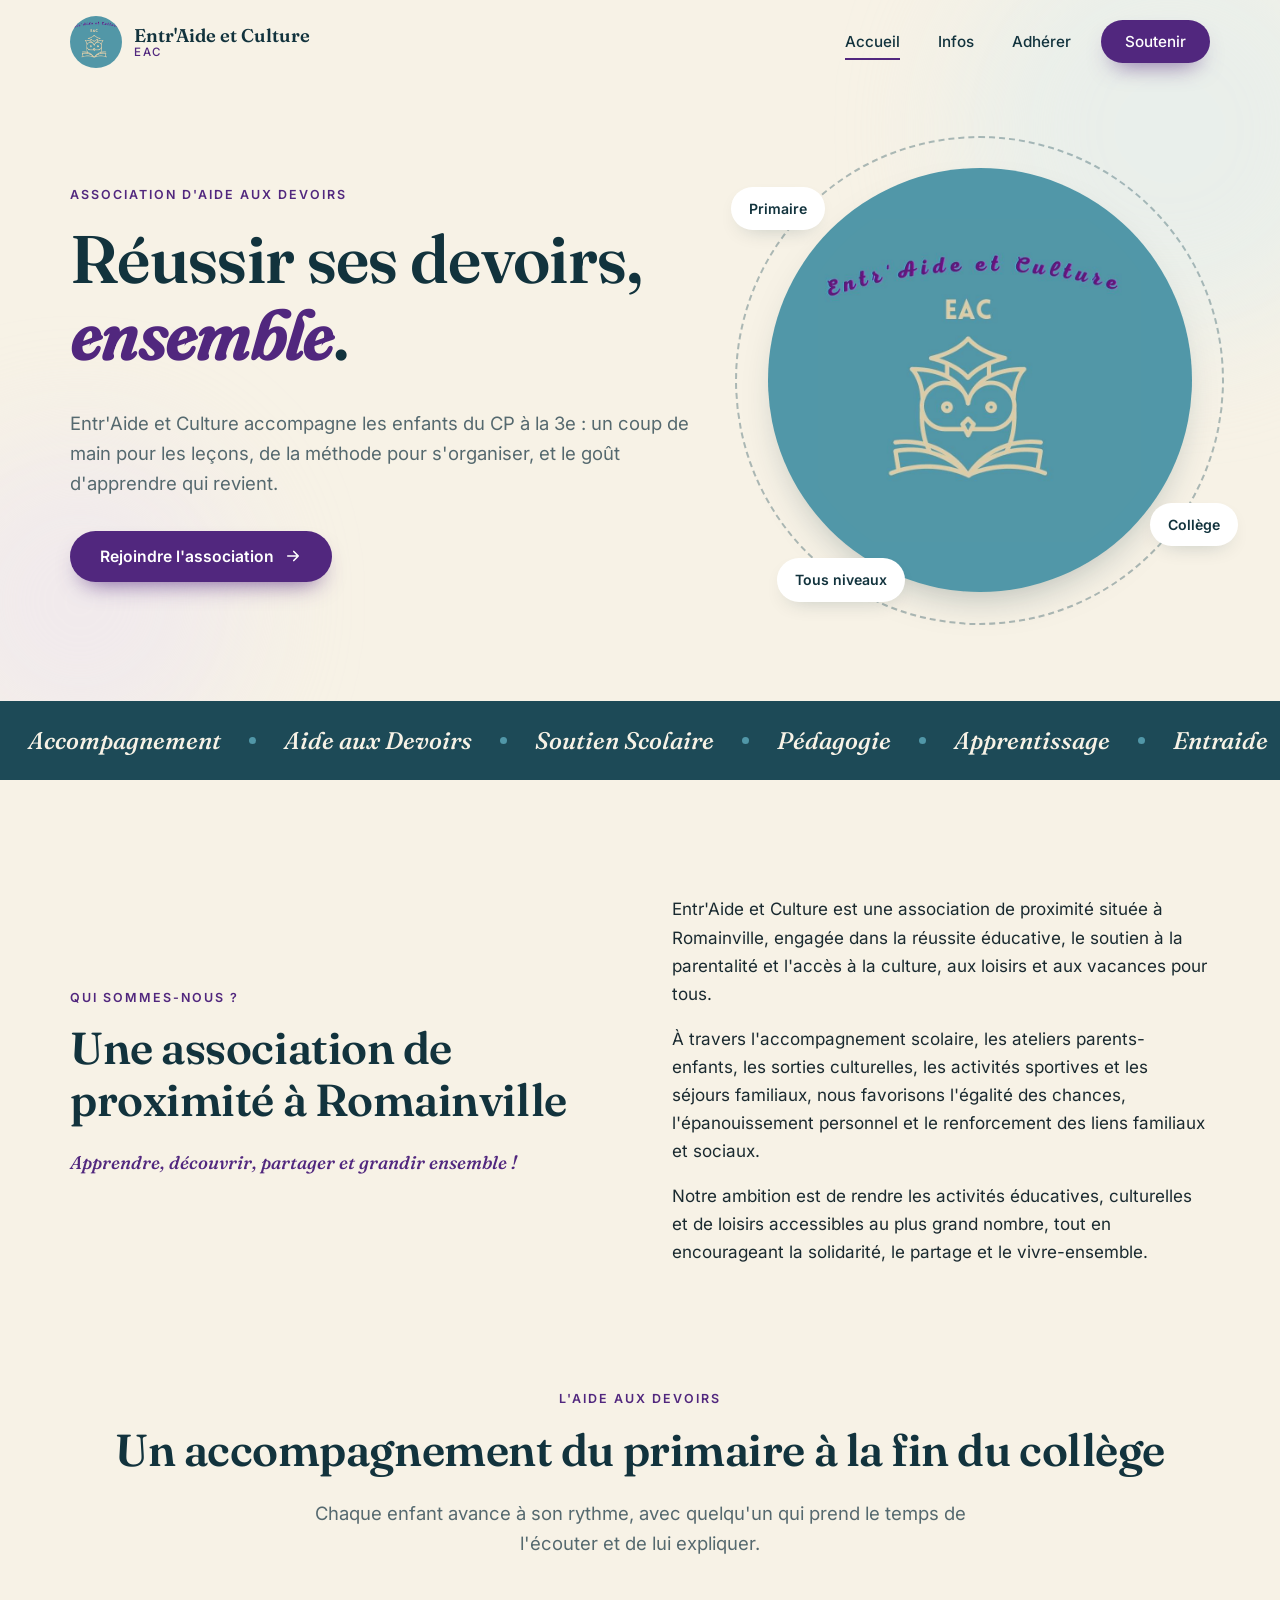
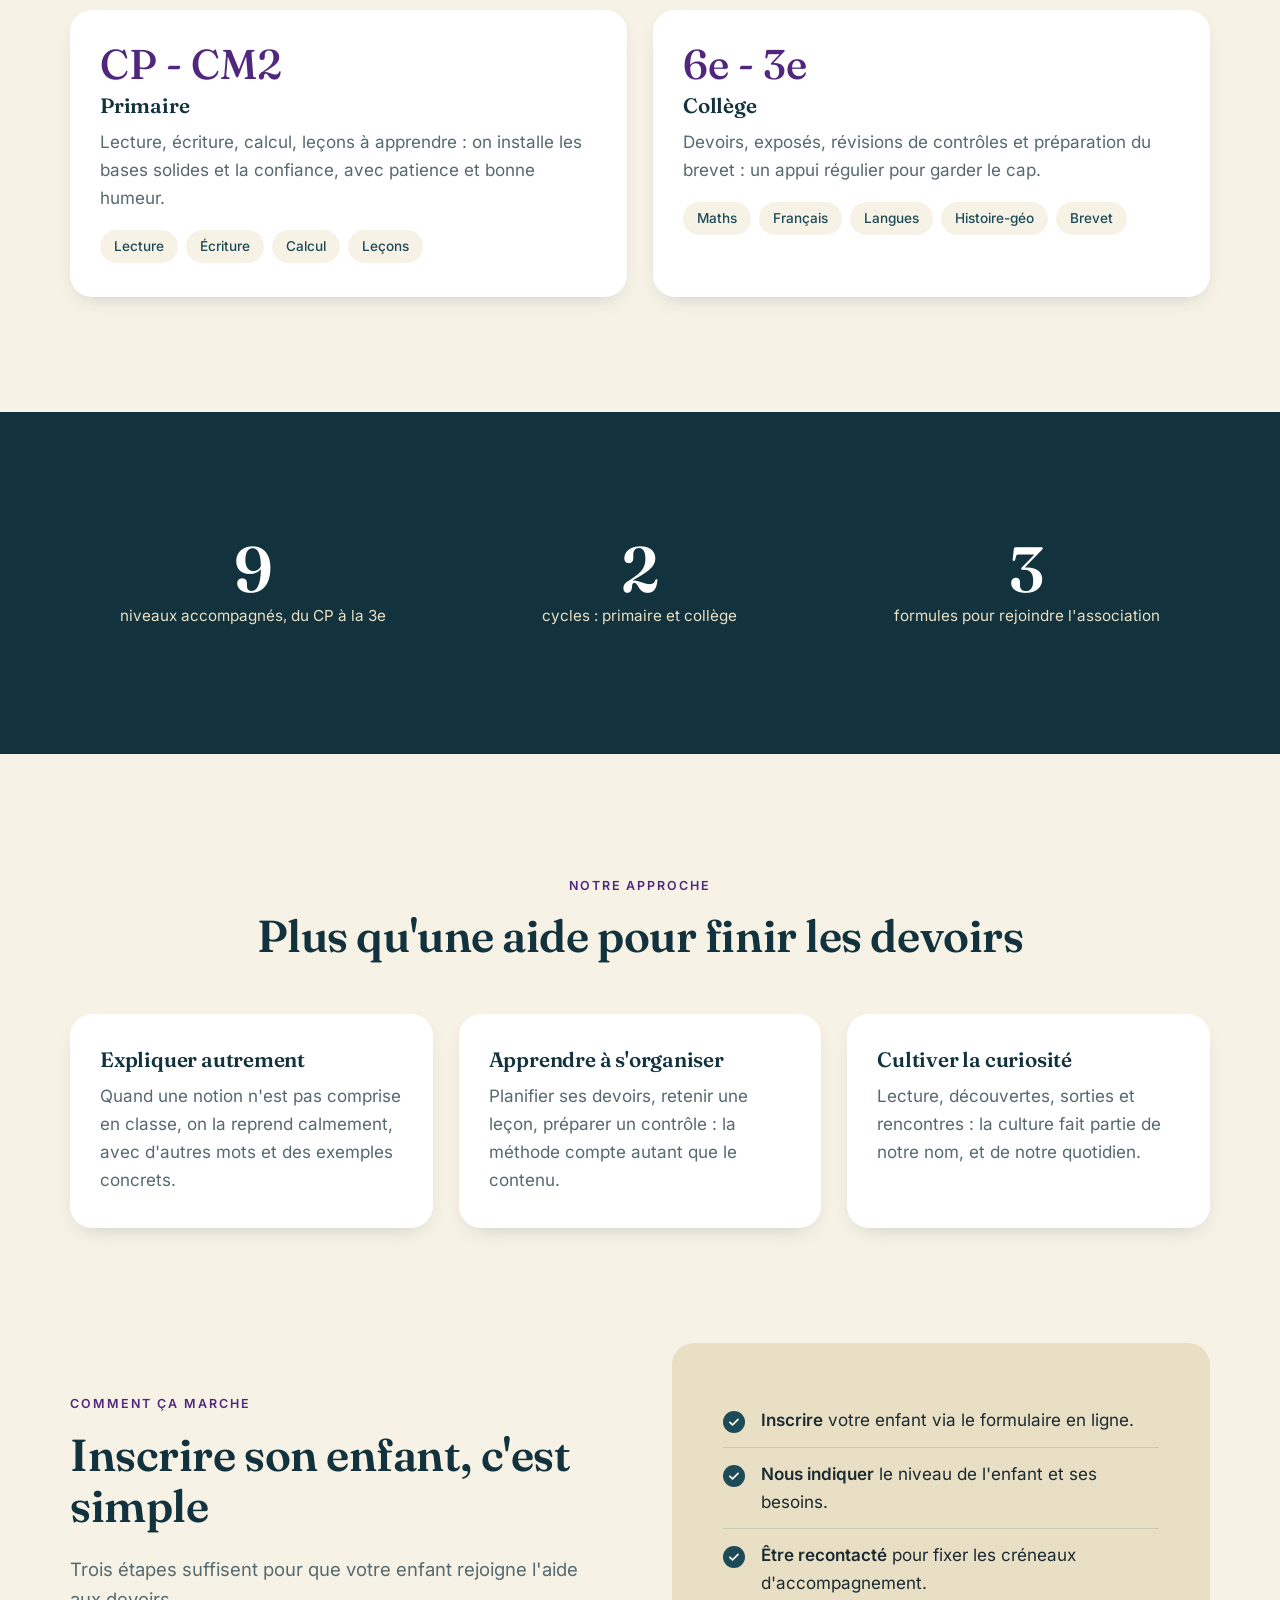
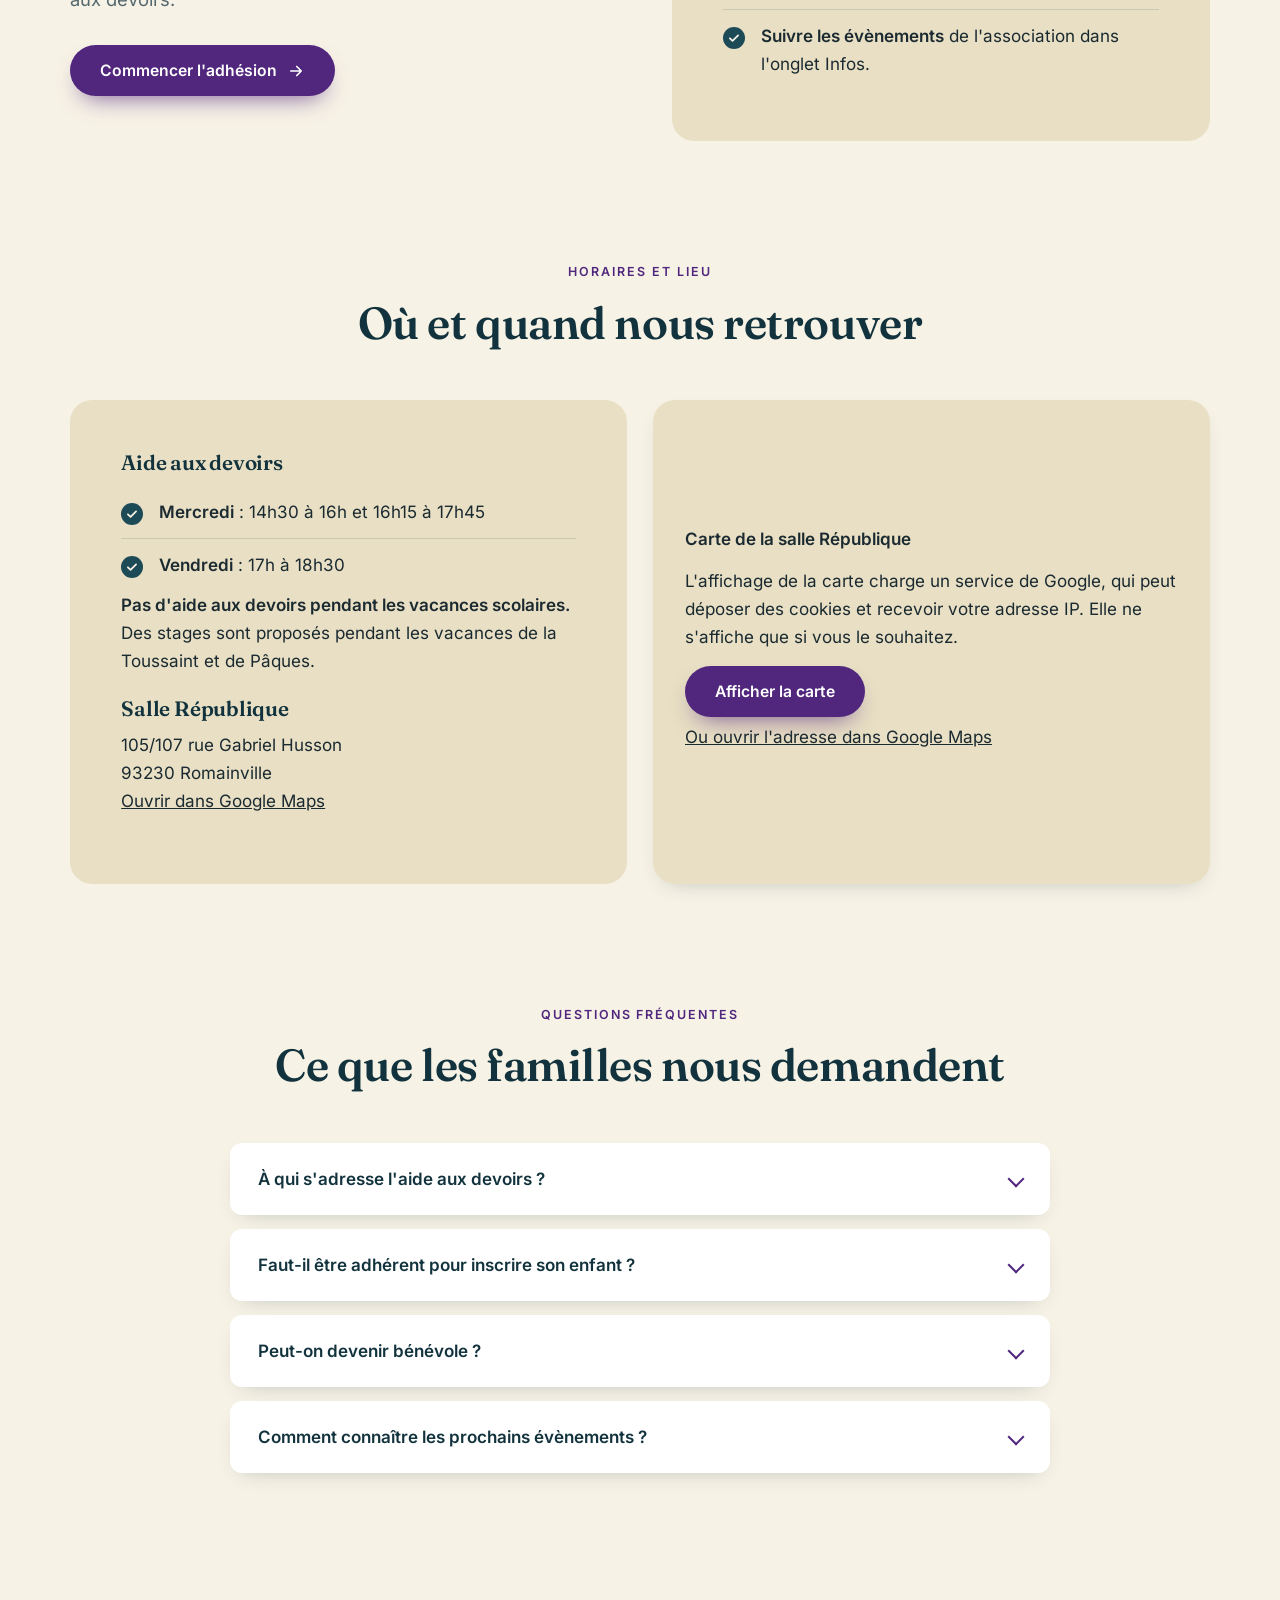
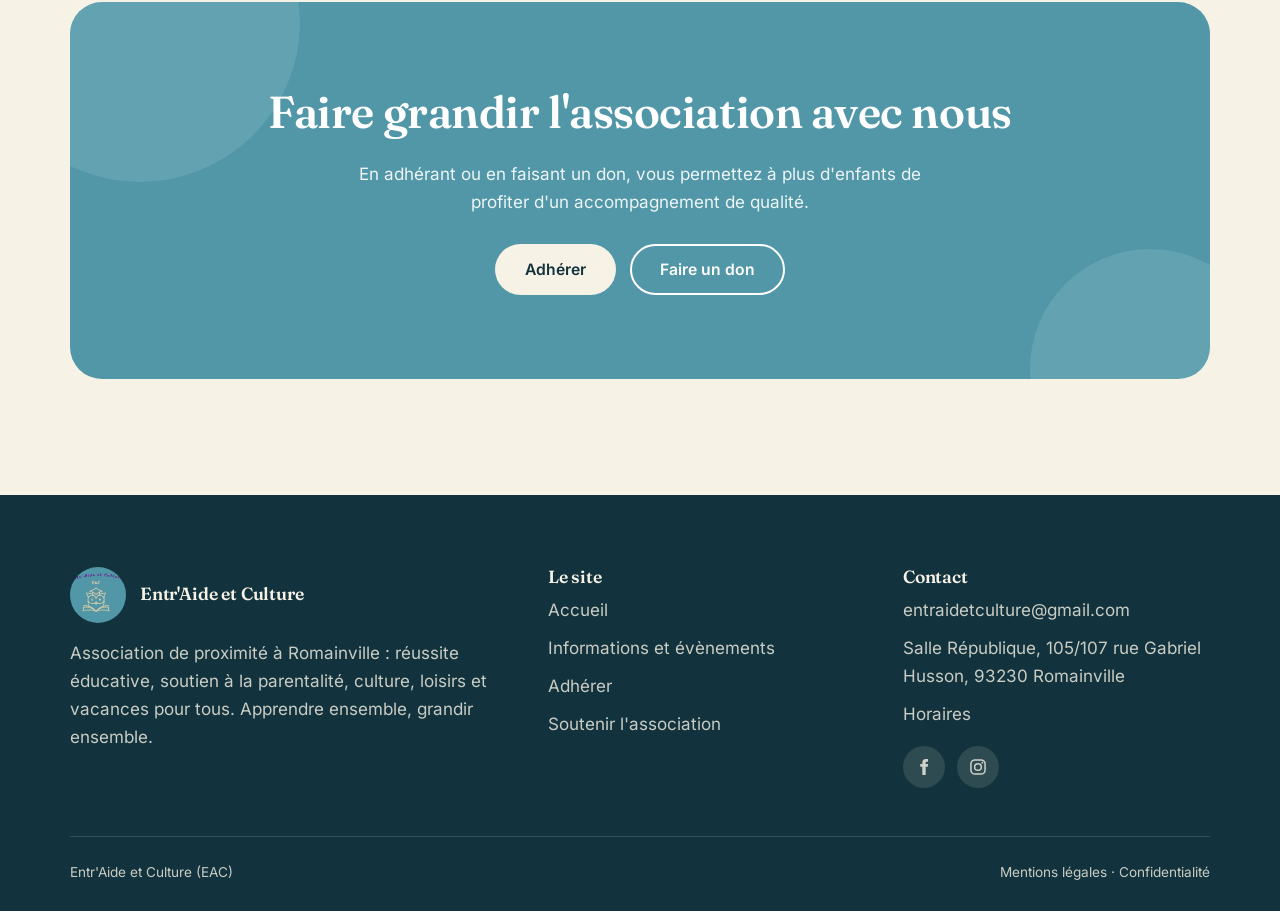
<file: index.html>
<!DOCTYPE html>
<html lang="fr">
<head>
<meta charset="UTF-8">
<meta name="viewport" content="width=device-width, initial-scale=1.0">
<title>Entr'Aide et Culture - Aide aux devoirs</title>
<meta name="description" content="Entr'Aide et Culture, association de proximité à Romainville : aide aux devoirs, soutien à la parentalité, culture, loisirs et vacances pour tous.">
<link rel="icon" href="assets/favicon.png">
<link rel="stylesheet" href="css/fonts.css">
<link rel="stylesheet" href="css/style.css">
</head>
<body>
<header class="site-header">
  <div class="container nav">
    <a class="brand" href="index.html" aria-label="Entr'Aide et Culture, accueil">
      <img src="assets/logo.jpg" alt="Logo Entr'Aide et Culture" width="52" height="52">
      <span>Entr'Aide et Culture<small>EAC</small></span>
    </a>
    <button class="nav-toggle" aria-label="Ouvrir le menu" aria-expanded="false"><span></span></button>
    <ul class="nav-links"><li><a href="index.html" aria-current="page">Accueil</a></li><li><a href="evenements.html">Infos</a></li><li><a href="adhesion.html">Adhérer</a></li><li><a class="btn btn-primary" href="don.html">Soutenir</a></li></ul>
  </div>
</header>
<main>

<section class="hero">
  <div class="blob b1"></div><div class="blob b2"></div>
  <div class="container hero-grid">
    <div>
      <span class="eyebrow">Association d'aide aux devoirs</span>
      <h1>Réussir ses devoirs, <em>ensemble</em>.</h1>
      <p class="lead">Entr'Aide et Culture accompagne les enfants du CP à la 3e : un coup de main pour les leçons, de la méthode pour s'organiser, et le goût d'apprendre qui revient.</p>
      <div class="hero-actions">
        <a class="btn btn-primary" href="adhesion.html">Rejoindre l'association <svg viewBox="0 0 24 24" fill="none" stroke="currentColor" stroke-width="2.2" stroke-linecap="round" stroke-linejoin="round"><path d="M5 12h14M13 6l6 6-6 6"/></svg></a>
      </div>
    </div>
    <div class="hero-visual">
      <div class="ring two"></div><div class="ring"></div>
      <img src="assets/logo.jpg" alt="Logo d'Entr'Aide et Culture : une chouette sur un livre ouvert" width="220" height="220">
      <span class="chip c1">Primaire</span><span class="chip c2">Collège</span><span class="chip c3">Tous niveaux</span>
    </div>
  </div>
</section>

<div class="marquee" aria-hidden="true"><div class="marquee-track"><span>Accompagnement</span><i></i><span>Aide aux Devoirs</span><i></i><span>Soutien Scolaire</span><i></i><span>Pédagogie</span><i></i><span>Apprentissage</span><i></i><span>Entraide</span><i></i><span>Culture</span><i></i><span>Parentalité</span><i></i><span>Bienveillance</span><i></i><span>Suivi éducatif</span><i></i></div></div>

<section class="section" id="presentation" style="padding-bottom:0">
  <div class="container split">
    <div class="reveal left">
      <span class="eyebrow">Qui sommes-nous ?</span>
      <h2>Une association de proximité à Romainville</h2>
      <p class="lead" style="font-family:var(--serif);font-style:italic;color:var(--violet)">Apprendre, découvrir, partager et grandir ensemble !</p>
    </div>
    <div class="reveal right">
      <p>Entr'Aide et Culture est une association de proximité située à Romainville, engagée dans la réussite éducative, le soutien à la parentalité et l'accès à la culture, aux loisirs et aux vacances pour tous.</p>
      <p>À travers l'accompagnement scolaire, les ateliers parents-enfants, les sorties culturelles, les activités sportives et les séjours familiaux, nous favorisons l'égalité des chances, l'épanouissement personnel et le renforcement des liens familiaux et sociaux.</p>
      <p>Notre ambition est de rendre les activités éducatives, culturelles et de loisirs accessibles au plus grand nombre, tout en encourageant la solidarité, le partage et le vivre-ensemble.</p>
    </div>
  </div>
</section>

<section class="section" id="aide" style="padding-top:100px">
  <div class="container">
    <div class="section-head center reveal">
      <span class="eyebrow">L'aide aux devoirs</span>
      <h2>Un accompagnement du primaire à la fin du collège</h2>
      <p class="lead">Chaque enfant avance à son rythme, avec quelqu'un qui prend le temps de l'écouter et de lui expliquer.</p>
    </div>
    <div class="grid grid-2">
      <article class="card level-card reveal">
        
        <div class="range">CP - CM2</div>
        <h3>Primaire</h3>
        <p>Lecture, écriture, calcul, leçons à apprendre : on installe les bases solides et la confiance, avec patience et bonne humeur.</p>
        <div class="tags"><span>Lecture</span><span>Écriture</span><span>Calcul</span><span>Leçons</span></div>
      </article>
      <article class="card level-card reveal" style="--d:.12s">
        
        <div class="range">6e - 3e</div>
        <h3>Collège</h3>
        <p>Devoirs, exposés, révisions de contrôles et préparation du brevet : un appui régulier pour garder le cap.</p>
        <div class="tags"><span>Maths</span><span>Français</span><span>Langues</span><span>Histoire-géo</span><span>Brevet</span></div>
      </article>
    </div>
  </div>
</section>

<section class="section band">
  <div class="container">
    <div class="stats">
      <div class="stat reveal"><strong data-count="9">0</strong><span>niveaux accompagnés, du CP à la 3e</span></div>
      <div class="stat reveal" style="--d:.1s"><strong data-count="2">0</strong><span>cycles : primaire et collège</span></div>
      <div class="stat reveal" style="--d:.2s"><strong data-count="3">0</strong><span>formules pour rejoindre l'association</span></div>
    </div>
  </div>
</section>

<section class="section">
  <div class="container">
    <div class="section-head center reveal">
      <span class="eyebrow">Notre approche</span>
      <h2>Plus qu'une aide pour finir les devoirs</h2>
    </div>
    <div class="grid grid-3">
      <article class="card reveal"><h3>Expliquer autrement</h3><p>Quand une notion n'est pas comprise en classe, on la reprend calmement, avec d'autres mots et des exemples concrets.</p></article>
      <article class="card reveal" style="--d:.1s"><h3>Apprendre à s'organiser</h3><p>Planifier ses devoirs, retenir une leçon, préparer un contrôle : la méthode compte autant que le contenu.</p></article>
      <article class="card reveal" style="--d:.2s"><h3>Cultiver la curiosité</h3><p>Lecture, découvertes, sorties et rencontres : la culture fait partie de notre nom, et de notre quotidien.</p></article>
    </div>
  </div>
</section>

<section class="section" style="padding-top:0">
  <div class="container split">
    <div class="reveal left">
      <span class="eyebrow">Comment ça marche</span>
      <h2>Inscrire son enfant, c'est simple</h2>
      <p class="lead">Trois étapes suffisent pour que votre enfant rejoigne l'aide aux devoirs.</p>
      <a class="btn btn-primary" href="adhesion.html" style="margin-top:12px">Commencer l'adhésion <svg viewBox="0 0 24 24" fill="none" stroke="currentColor" stroke-width="2.2" stroke-linecap="round" stroke-linejoin="round"><path d="M5 12h14M13 6l6 6-6 6"/></svg></a>
    </div>
    <div class="panel reveal right">
      <ul class="checklist">
        <li><strong>Inscrire</strong> votre enfant via le formulaire en ligne.</li>
        <li><strong>Nous indiquer</strong> le niveau de l'enfant et ses besoins.</li>
        <li><strong>Être recontacté</strong> pour fixer les créneaux d'accompagnement.</li>
        <li><strong>Suivre les évènements</strong> de l'association dans l'onglet Infos.</li>
      </ul>
    </div>
  </div>
</section>

<section class="section" id="horaires" style="padding-top:0">
  <div class="container">
    <div class="section-head center reveal"><span class="eyebrow">Horaires et lieu</span><h2>Où et quand nous retrouver</h2></div>
    <div class="grid grid-2">
      <div class="panel reveal">
        <h3>Aide aux devoirs</h3>
        <ul class="checklist">
          <li><strong>Mercredi</strong> : 14h30 à 16h et 16h15 à 17h45</li>
          <li><strong>Vendredi</strong> : 17h à 18h30</li>
        </ul>
        <p><strong>Pas d'aide aux devoirs pendant les vacances scolaires.</strong> Des stages sont proposés pendant les vacances de la Toussaint et de Pâques.</p>
        <h3 style="margin-top:22px">Salle République</h3>
        <p>105/107 rue Gabriel Husson<br>93230 Romainville<br><a href="https://www.google.com/maps/search/?api=1&query=105+rue+Gabriel+Husson+93230+Romainville" target="_blank" rel="noopener">Ouvrir dans Google Maps</a></p>
      </div>
      <div class="map-frame reveal">
        <div class="map-consent">
          <p><strong>Carte de la salle République</strong></p>
          <p>L'affichage de la carte charge un service de Google, qui peut déposer des cookies et recevoir votre adresse IP. Elle ne s'affiche que si vous le souhaitez.</p>
          <button type="button" class="btn btn-primary" id="load-map">Afficher la carte</button>
          <p><a href="https://www.google.com/maps/search/?api=1&query=105+rue+Gabriel+Husson+93230+Romainville" target="_blank" rel="noopener">Ou ouvrir l'adresse dans Google Maps</a></p>
        </div>
      </div>
    </div>
  </div>
</section>

<section class="section" style="padding-top:0">
  <div class="container">
    <div class="section-head center reveal"><span class="eyebrow">Questions fréquentes</span><h2>Ce que les familles nous demandent</h2></div>
    <div class="faq">
      <details class="reveal"><summary>À qui s'adresse l'aide aux devoirs ?</summary><div class="answer">Aux enfants de l'école primaire (du CP au CM2) et du collège (de la 6e à la 3e), quel que soit leur niveau.</div></details>
      <details class="reveal"><summary>Faut-il être adhérent pour inscrire son enfant ?</summary><div class="answer">Non. L'inscription de l'enfant à l'aide aux devoirs est distincte de l'adhésion. L'adhésion (20 € par an) est facultative : elle donne accès a diverses activités de l'association comme le handfit et des ateliers cuisine parents/enfants. Tout se fait depuis la page Adhérer.</div></details>
      <details class="reveal"><summary>Peut-on devenir bénévole ?</summary><div class="answer">Bien sûr. Étudiants, parents, retraités : toute personne qui souhaite donner un peu de temps est la bienvenue. Choisissez l'adhésion bénévole.</div></details>
      <details class="reveal"><summary>Comment connaître les prochains évènements ?</summary><div class="answer">Tout est annoncé dans l'onglet Infos, mis à jour au fur et à mesure.</div></details>
    </div>
  </div>
</section>

<section class="section cta" style="padding-top:0">
  <div class="container">
    <div class="cta-box reveal">
      <h2>Faire grandir l'association avec nous</h2>
      <p>En adhérant ou en faisant un don, vous permettez à plus d'enfants de profiter d'un accompagnement de qualité.</p>
      <div class="cta-actions"><a class="btn btn-light" href="adhesion.html">Adhérer</a><a class="btn btn-ghost" style="border-color:#fff;color:#fff" href="don.html">Faire un don</a></div>
    </div>
  </div>
</section>

</main>
<footer class="site-footer">
  <div class="container">
    <div class="footer-grid">
      <div>
        <div class="footer-brand"><img src="assets/logo.jpg" alt="" width="56" height="56"><h3 style="margin:0">Entr'Aide et Culture</h3></div>
        <p>Association de proximité à Romainville : réussite éducative, soutien à la parentalité, culture, loisirs et vacances pour tous. Apprendre ensemble, grandir ensemble.</p>
      </div>
      <div><h3>Le site</h3><ul>
        <li><a href="index.html">Accueil</a></li><li><a href="evenements.html">Informations et évènements</a></li>
        <li><a href="adhesion.html">Adhérer</a></li><li><a href="don.html">Soutenir l'association</a></li></ul></div>
      <div><h3>Contact</h3><ul><li><a data-mail href="#"></a></li><li>Salle République, 105/107 rue Gabriel Husson, 93230 Romainville</li><li><a href="index.html#horaires">Horaires</a></li></ul><div class="socials" data-socials></div></div>
    </div>
    <div class="copyright"><span>Entr'Aide et Culture (EAC)</span><span><a href="mentions-legales.html">Mentions légales</a> · <a href="confidentialite.html">Confidentialité</a></span></div>
  </div>
</footer>
<script src="js/config.js"></script>
<script src="data/evenements.js"></script>
<script src="js/main.js"></script>
</body>
</html>
</file>
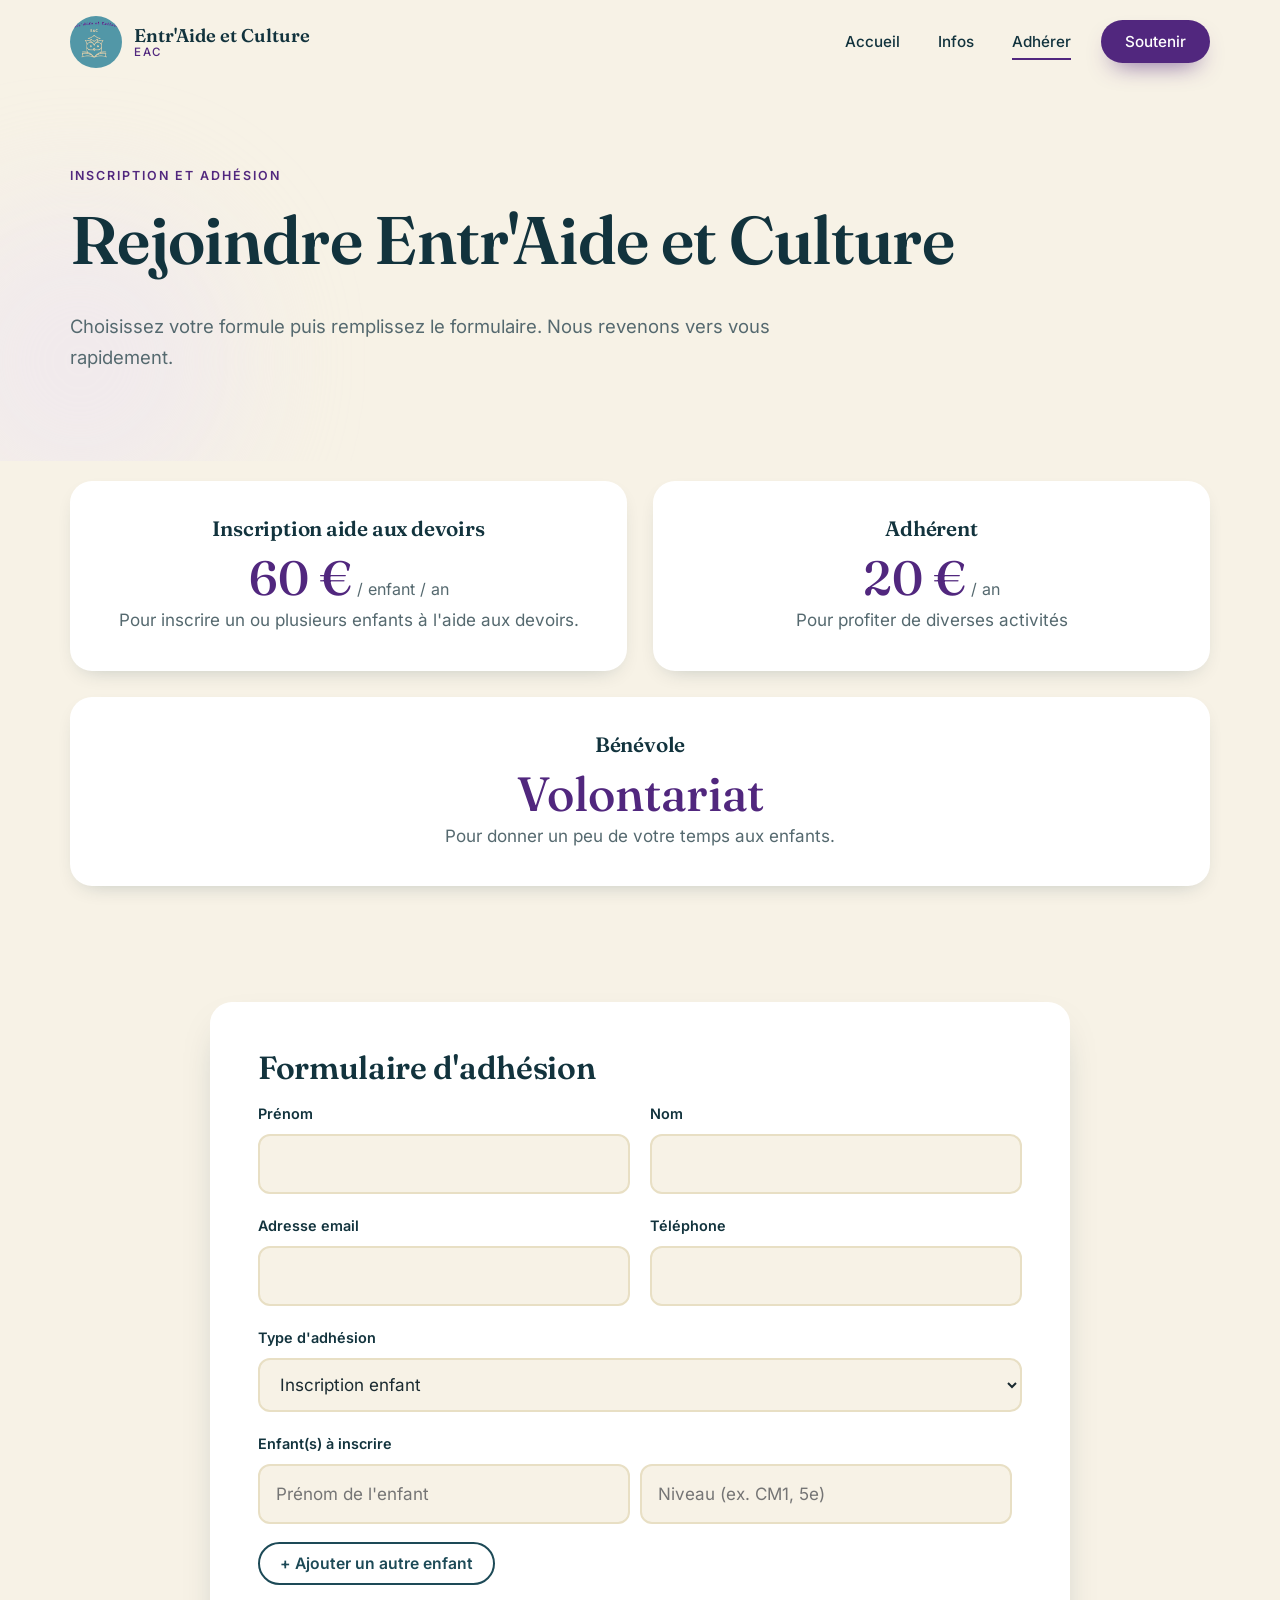
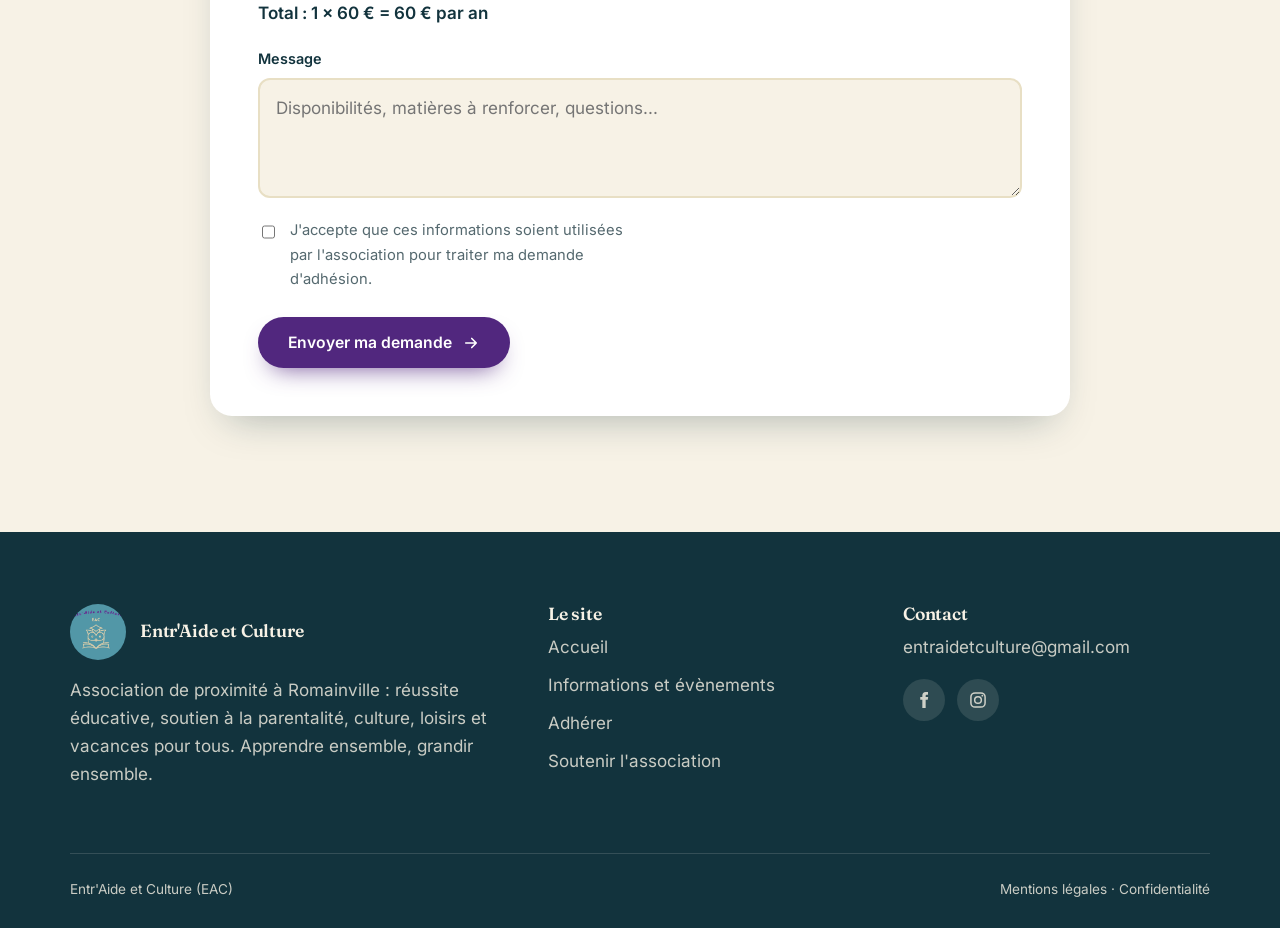
<file: adhesion.html>
<!DOCTYPE html>
<html lang="fr">
<head>
<meta charset="UTF-8">
<meta name="viewport" content="width=device-width, initial-scale=1.0">
<title>Adhérer - Entr'Aide et Culture</title>
<meta name="description" content="Rejoignez l'association Entr'Aide et Culture.">
<link rel="icon" href="assets/favicon.png">
<link rel="stylesheet" href="css/fonts.css">
<link rel="stylesheet" href="css/style.css">
</head>
<body>
<header class="site-header">
  <div class="container nav">
    <a class="brand" href="index.html" aria-label="Entr'Aide et Culture, accueil">
      <img src="assets/logo.jpg" alt="Logo Entr'Aide et Culture" width="52" height="52">
      <span>Entr'Aide et Culture<small>EAC</small></span>
    </a>
    <button class="nav-toggle" aria-label="Ouvrir le menu" aria-expanded="false"><span></span></button>
    <ul class="nav-links"><li><a href="index.html">Accueil</a></li><li><a href="evenements.html">Infos</a></li><li><a href="adhesion.html" aria-current="page">Adhérer</a></li><li><a class="btn btn-primary" href="don.html">Soutenir</a></li></ul>
  </div>
</header>
<main>

<section class="page-hero"><div class="blob b2"></div>
  <div class="container"><span class="eyebrow">inscription et Adhésion</span>
  <h1>Rejoindre Entr'Aide et Culture</h1>
  <p class="lead">Choisissez votre formule puis remplissez le formulaire. Nous revenons vers vous rapidement.</p></div>
</section>
<section class="section" style="padding-top:20px">
  <div class="container">
    <div class="grid grid-2">
      <article class="card plan reveal" data-plan="famille"><h3>Inscription aide aux devoirs</h3><div class="price"><span data-price></span> €<small> / enfant / an</small></div><p>Pour inscrire un ou plusieurs enfants à l'aide aux devoirs.</p></article>
      <article class="card plan reveal" style="--d:.1s" data-plan="adherent"><h3>Adhérent</h3><div class="price"><span data-price></span> €<small> / an</small></div><p>Pour profiter de diverses activités </p></article>
      <article class="card plan reveal" style="--d:.2s;grid-column:1/-1" data-plan="benevole"><h3>Bénévole</h3><div class="price"><span data-price></span> €<small> / an</small></div><p>Pour donner un peu de votre temps aux enfants.</p></article>
    </div>
  </div>
</section>
<section class="section" id="formulaire" style="padding-top:0">
  <div class="container" style="max-width:860px">
    <div class="form-card reveal">
      <h2 style="font-size:2rem">Formulaire d'adhésion</h2>
      <form id="adhesion-form">
        <div class="form-grid">
          <div class="field"><label for="prenom">Prénom</label><input id="prenom" name="prenom" required autocomplete="given-name"></div>
          <div class="field"><label for="nom">Nom</label><input id="nom" name="nom" required autocomplete="family-name"></div>
          <div class="field"><label for="email">Adresse email</label><input id="email" name="email" type="email" required autocomplete="email"></div>
          <div class="field"><label for="tel">Téléphone</label><input id="tel" name="tel" type="tel" autocomplete="tel"></div>
          <div class="field full"><label for="type">Type d'adhésion</label>
            <select id="type" name="type"><option value="famille">Inscription enfant</option><option value="benevole">Bénévole</option><option value="adherent">Adhérent</option></select></div>
          <div class="field full" id="enfants-wrap"><span class="legend">Enfant(s) à inscrire</span>
            <div id="enfants"></div>
            <button type="button" class="btn btn-ghost" id="add-enfant" style="align-self:flex-start;padding:10px 20px">+ Ajouter un autre enfant</button>
            <p id="enfants-total" style="margin:6px 0 0;font-weight:600;color:var(--teal-dark)"></p></div>
          <div class="field full"><label for="message">Message</label><textarea id="message" name="message" placeholder="Disponibilités, matières à renforcer, questions..."></textarea></div>
          <label class="check full"><input type="checkbox" required> J'accepte que ces informations soient utilisées par l'association pour traiter ma demande d'adhésion.</label>
        </div>
        <button class="btn btn-primary" type="submit" style="margin-top:26px">Envoyer ma demande <svg viewBox="0 0 24 24" fill="none" stroke="currentColor" stroke-width="2.2" stroke-linecap="round" stroke-linejoin="round"><path d="M5 12h14M13 6l6 6-6 6"/></svg></button>
        <div class="notice" id="form-notice" role="status"></div>
      </form>
    </div>
  </div>
</section>

</main>
<footer class="site-footer">
  <div class="container">
    <div class="footer-grid">
      <div>
        <div class="footer-brand"><img src="assets/logo.jpg" alt="" width="56" height="56"><h3 style="margin:0">Entr'Aide et Culture</h3></div>
        <p>Association de proximité à Romainville : réussite éducative, soutien à la parentalité, culture, loisirs et vacances pour tous. Apprendre ensemble, grandir ensemble.</p>
      </div>
      <div><h3>Le site</h3><ul>
        <li><a href="index.html">Accueil</a></li><li><a href="evenements.html">Informations et évènements</a></li>
        <li><a href="adhesion.html">Adhérer</a></li><li><a href="don.html">Soutenir l'association</a></li></ul></div>
      <div><h3>Contact</h3><ul><li><a data-mail href="#"></a></li></ul><div class="socials" data-socials></div></div>
    </div>
    <div class="copyright"><span>Entr'Aide et Culture (EAC)</span><span><a href="mentions-legales.html">Mentions légales</a> · <a href="confidentialite.html">Confidentialité</a></span></div>
  </div>
</footer>
<script src="js/config.js"></script>
<script src="data/evenements.js"></script>
<script src="js/main.js"></script>
</body>
</html>
</file>
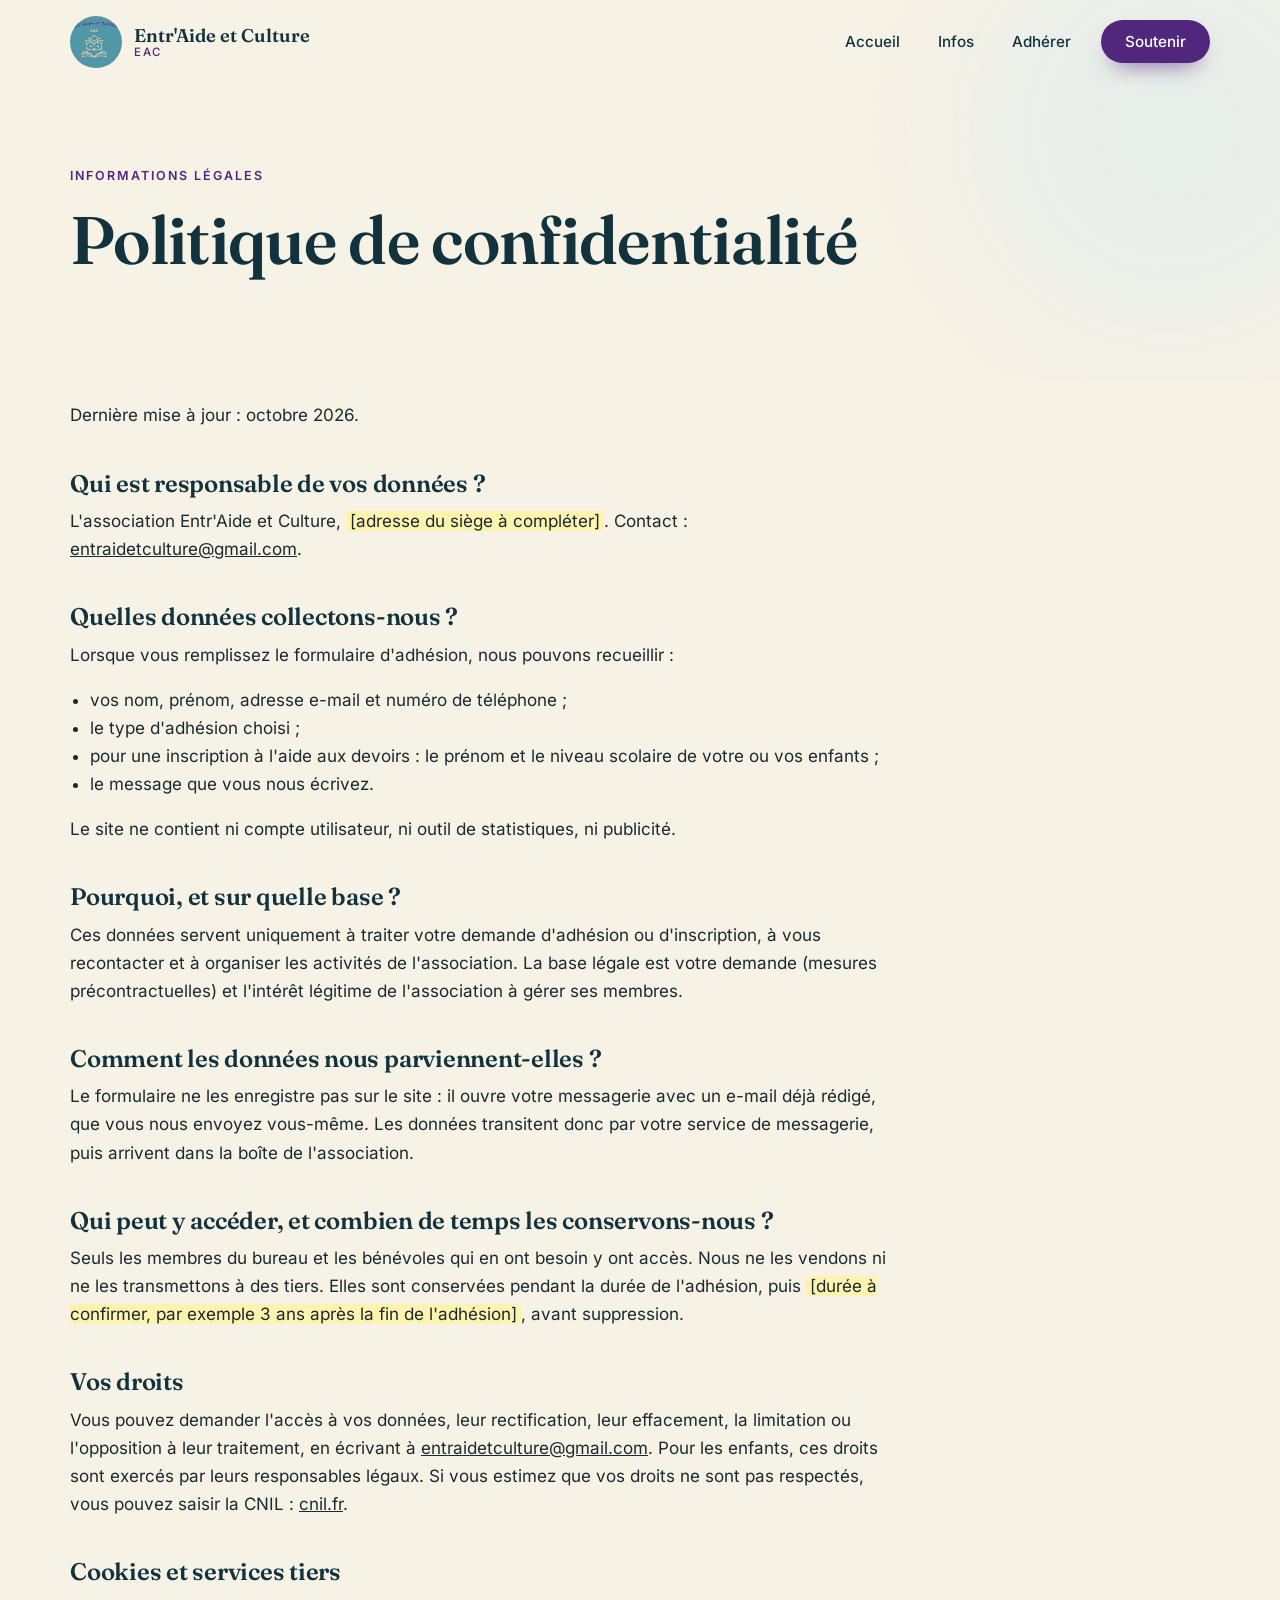
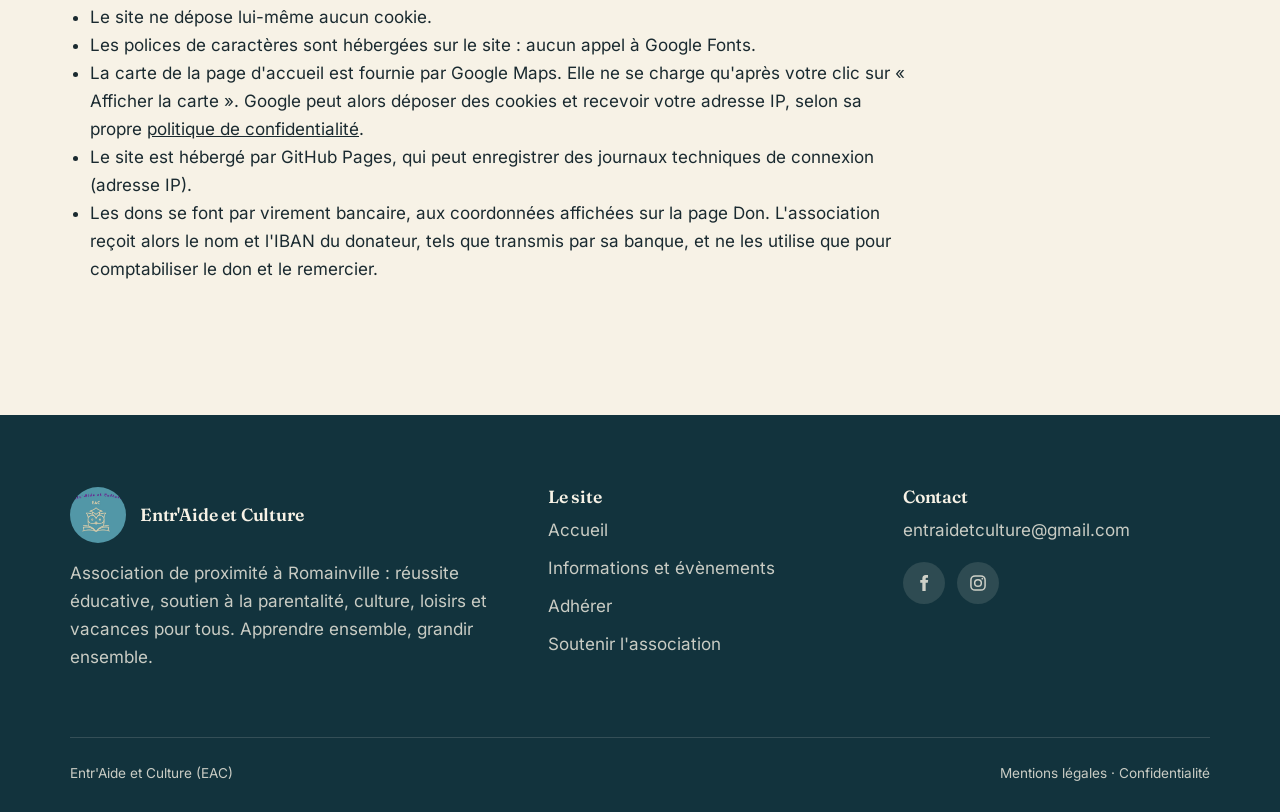
<file: confidentialite.html>
<!DOCTYPE html>
<html lang="fr">
<head>
<meta charset="UTF-8">
<meta name="viewport" content="width=device-width, initial-scale=1.0">
<title>Politique de confidentialité - Entr'Aide et Culture</title>
<meta name="description" content="Politique de confidentialité et cookies du site Entr'Aide et Culture.">
<link rel="icon" href="assets/favicon.png">
<link rel="stylesheet" href="css/fonts.css">
<link rel="stylesheet" href="css/style.css">
</head>
<body>
<header class="site-header">
  <div class="container nav">
    <a class="brand" href="index.html" aria-label="Entr'Aide et Culture, accueil">
      <img src="assets/logo.jpg" alt="Logo Entr'Aide et Culture" width="52" height="52">
      <span>Entr'Aide et Culture<small>EAC</small></span>
    </a>
    <button class="nav-toggle" aria-label="Ouvrir le menu" aria-expanded="false"><span></span></button>
    <ul class="nav-links"><li><a href="index.html">Accueil</a></li><li><a href="evenements.html">Infos</a></li><li><a href="adhesion.html">Adhérer</a></li><li><a class="btn btn-primary" href="don.html">Soutenir</a></li></ul>
  </div>
</header>
<main>

<section class="page-hero"><div class="blob b1"></div>
  <div class="container"><span class="eyebrow">Informations légales</span>
  <h1>Politique de confidentialité</h1></div>
</section>
<section class="section legal" style="padding-top:20px">
  <div class="container">
    <p>Dernière mise à jour : octobre 2026.</p>
    <h2>Qui est responsable de vos données ?</h2>
    <p>L'association Entr'Aide et Culture, <span class="todo">[adresse du siège à compléter]</span>. Contact : <a data-mail href="#"></a>.</p>
    <h2>Quelles données collectons-nous ?</h2>
    <p>Lorsque vous remplissez le formulaire d'adhésion, nous pouvons recueillir :</p>
    <ul>
      <li>vos nom, prénom, adresse e-mail et numéro de téléphone ;</li>
      <li>le type d'adhésion choisi ;</li>
      <li>pour une inscription à l'aide aux devoirs : le prénom et le niveau scolaire de votre ou vos enfants ;</li>
      <li>le message que vous nous écrivez.</li>
    </ul>
    <p>Le site ne contient ni compte utilisateur, ni outil de statistiques, ni publicité.</p>
    <h2>Pourquoi, et sur quelle base ?</h2>
    <p>Ces données servent uniquement à traiter votre demande d'adhésion ou d'inscription, à vous recontacter et à organiser les activités de l'association. La base légale est votre demande (mesures précontractuelles) et l'intérêt légitime de l'association à gérer ses membres.</p>
    <h2>Comment les données nous parviennent-elles ?</h2>
    <p>Le formulaire ne les enregistre pas sur le site : il ouvre votre messagerie avec un e-mail déjà rédigé, que vous nous envoyez vous-même. Les données transitent donc par votre service de messagerie, puis arrivent dans la boîte de l'association.</p>
    <h2>Qui peut y accéder, et combien de temps les conservons-nous ?</h2>
    <p>Seuls les membres du bureau et les bénévoles qui en ont besoin y ont accès. Nous ne les vendons ni ne les transmettons à des tiers. Elles sont conservées pendant la durée de l'adhésion, puis <span class="todo">[durée à confirmer, par exemple 3 ans après la fin de l'adhésion]</span>, avant suppression.</p>
    <h2>Vos droits</h2>
    <p>Vous pouvez demander l'accès à vos données, leur rectification, leur effacement, la limitation ou l'opposition à leur traitement, en écrivant à <a data-mail href="#"></a>. Pour les enfants, ces droits sont exercés par leurs responsables légaux. Si vous estimez que vos droits ne sont pas respectés, vous pouvez saisir la CNIL : <a href="https://www.cnil.fr" target="_blank" rel="noopener">cnil.fr</a>.</p>
    <h2>Cookies et services tiers</h2>
    <ul>
      <li>Le site ne dépose lui-même aucun cookie.</li>
      <li>Les polices de caractères sont hébergées sur le site : aucun appel à Google Fonts.</li>
      <li>La carte de la page d'accueil est fournie par Google Maps. Elle ne se charge qu'après votre clic sur « Afficher la carte ». Google peut alors déposer des cookies et recevoir votre adresse IP, selon sa propre <a href="https://policies.google.com/privacy" target="_blank" rel="noopener">politique de confidentialité</a>.</li>
      <li>Le site est hébergé par GitHub Pages, qui peut enregistrer des journaux techniques de connexion (adresse IP).</li>
      <li>Les dons se font par virement bancaire, aux coordonnées affichées sur la page Don. L'association reçoit alors le nom et l'IBAN du donateur, tels que transmis par sa banque, et ne les utilise que pour comptabiliser le don et le remercier.</li>
    </ul>
  </div>
</section>

</main>
<footer class="site-footer">
  <div class="container">
    <div class="footer-grid">
      <div>
        <div class="footer-brand"><img src="assets/logo.jpg" alt="" width="56" height="56"><h3 style="margin:0">Entr'Aide et Culture</h3></div>
        <p>Association de proximité à Romainville : réussite éducative, soutien à la parentalité, culture, loisirs et vacances pour tous. Apprendre ensemble, grandir ensemble.</p>
      </div>
      <div><h3>Le site</h3><ul>
        <li><a href="index.html">Accueil</a></li><li><a href="evenements.html">Informations et évènements</a></li>
        <li><a href="adhesion.html">Adhérer</a></li><li><a href="don.html">Soutenir l'association</a></li></ul></div>
      <div><h3>Contact</h3><ul><li><a data-mail href="#"></a></li></ul><div class="socials" data-socials></div></div>
    </div>
    <div class="copyright"><span>Entr'Aide et Culture (EAC)</span><span><a href="mentions-legales.html">Mentions légales</a> · <a href="confidentialite.html">Confidentialité</a></span></div>
  </div>
</footer>
<script src="js/config.js"></script>
<script src="data/evenements.js"></script>
<script src="js/main.js"></script>
</body>
</html>
</file>
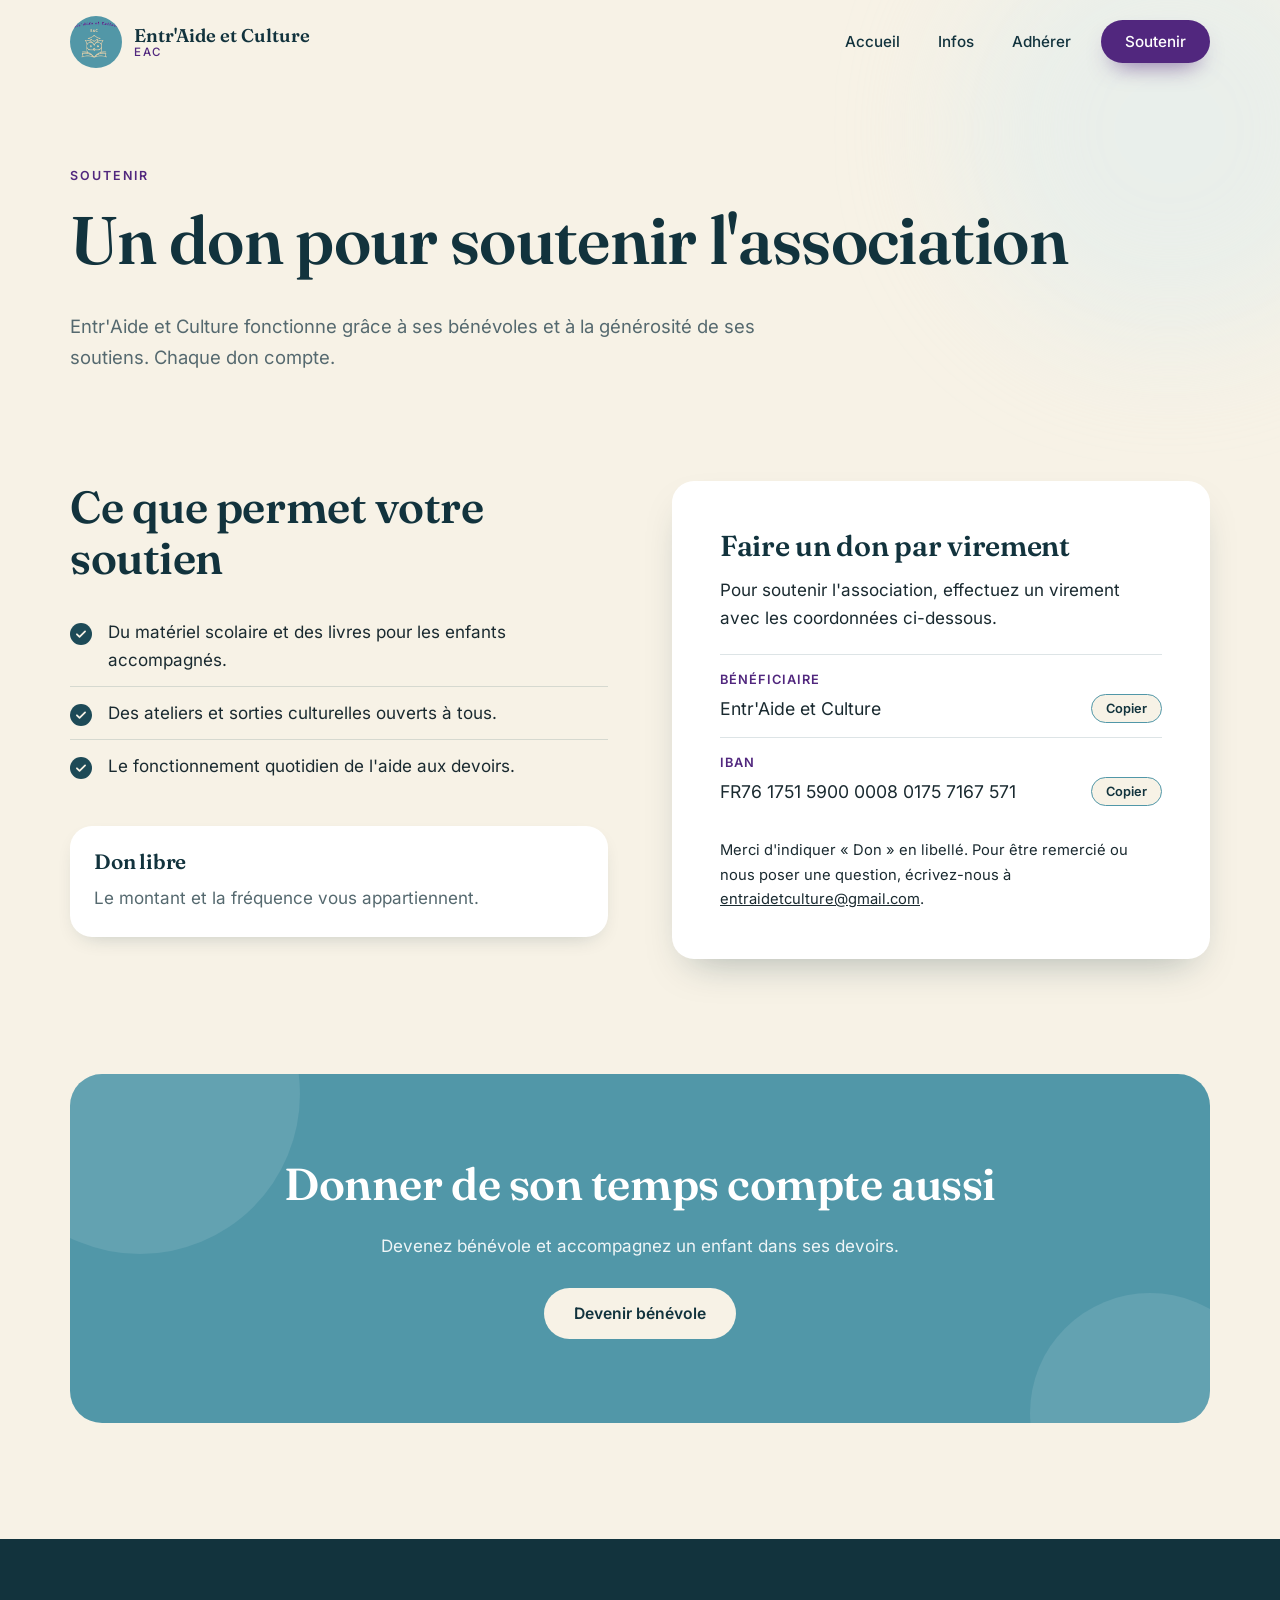
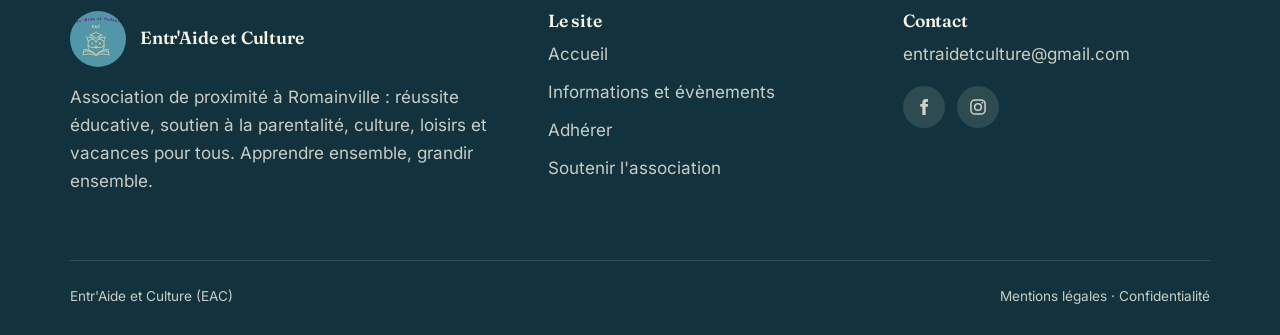
<file: don.html>
<!DOCTYPE html>
<html lang="fr">
<head>
<meta charset="UTF-8">
<meta name="viewport" content="width=device-width, initial-scale=1.0">
<title>Soutenir - Entr'Aide et Culture</title>
<meta name="description" content="Faites un don pour soutenir l'association Entr'Aide et Culture.">
<link rel="icon" href="assets/favicon.png">
<link rel="stylesheet" href="css/fonts.css">
<link rel="stylesheet" href="css/style.css">
</head>
<body>
<header class="site-header">
  <div class="container nav">
    <a class="brand" href="index.html" aria-label="Entr'Aide et Culture, accueil">
      <img src="assets/logo.jpg" alt="Logo Entr'Aide et Culture" width="52" height="52">
      <span>Entr'Aide et Culture<small>EAC</small></span>
    </a>
    <button class="nav-toggle" aria-label="Ouvrir le menu" aria-expanded="false"><span></span></button>
    <ul class="nav-links"><li><a href="index.html">Accueil</a></li><li><a href="evenements.html">Infos</a></li><li><a href="adhesion.html">Adhérer</a></li><li><a class="btn btn-primary" href="don.html">Soutenir</a></li></ul>
  </div>
</header>
<main>

<section class="page-hero"><div class="blob b1"></div>
  <div class="container"><span class="eyebrow">Soutenir</span>
  <h1>Un don pour soutenir l'association</h1>
  <p class="lead">Entr'Aide et Culture fonctionne grâce à ses bénévoles et à la générosité de ses soutiens. Chaque don compte.</p></div>
</section>
<section class="section" style="padding-top:20px">
  <div class="container split" style="align-items:start">
    <div class="reveal left">
      <h2>Ce que permet votre soutien</h2>
      <ul class="checklist">
        <li>Du matériel scolaire et des livres pour les enfants accompagnés.</li>
        <li>Des ateliers et sorties culturelles ouverts à tous.</li>
        <li>Le fonctionnement quotidien de l'aide aux devoirs.</li>
      </ul>
      <div class="grid" style="margin-top:34px;gap:18px">
        <div class="card" style="padding:24px"><h3>Don libre</h3><p>Le montant et la fréquence vous appartiennent.</p></div>
      </div>
    </div>
    <div class="form-card reveal right" id="virement">
      <h2 style="font-size:1.8rem">Faire un don par virement</h2>
      <p>Pour soutenir l'association, effectuez un virement avec les coordonnées ci-dessous.</p>
      <dl class="bank" id="bank">
        <div><dt>Bénéficiaire</dt><dd data-bank="titulaire"></dd></div>
        <div><dt>IBAN</dt><dd data-bank="iban"></dd></div>
      </dl>
      <p style="margin:18px 0 0;font-size:.92rem">Merci d'indiquer « Don » en libellé. Pour être remercié ou nous poser une question, écrivez-nous à <a data-mail href="#"></a>.</p>
      <a class="btn btn-primary" id="paypal-btn" href="#" target="_blank" rel="noopener" style="display:none;margin-top:14px">Donner via PayPal</a>
    </div>
  </div>
</section>
<section class="section cta" style="padding-top:0"><div class="container">
  <div class="cta-box reveal"><h2>Donner de son temps compte aussi</h2><p>Devenez bénévole et accompagnez un enfant dans ses devoirs.</p>
  <div class="cta-actions"><a class="btn btn-light" href="adhesion.html">Devenir bénévole</a></div></div>
</div></section>

</main>
<footer class="site-footer">
  <div class="container">
    <div class="footer-grid">
      <div>
        <div class="footer-brand"><img src="assets/logo.jpg" alt="" width="56" height="56"><h3 style="margin:0">Entr'Aide et Culture</h3></div>
        <p>Association de proximité à Romainville : réussite éducative, soutien à la parentalité, culture, loisirs et vacances pour tous. Apprendre ensemble, grandir ensemble.</p>
      </div>
      <div><h3>Le site</h3><ul>
        <li><a href="index.html">Accueil</a></li><li><a href="evenements.html">Informations et évènements</a></li>
        <li><a href="adhesion.html">Adhérer</a></li><li><a href="don.html">Soutenir l'association</a></li></ul></div>
      <div><h3>Contact</h3><ul><li><a data-mail href="#"></a></li></ul><div class="socials" data-socials></div></div>
    </div>
    <div class="copyright"><span>Entr'Aide et Culture (EAC)</span><span><a href="mentions-legales.html">Mentions légales</a> · <a href="confidentialite.html">Confidentialité</a></span></div>
  </div>
</footer>
<script src="js/config.js"></script>
<script src="data/evenements.js"></script>
<script src="js/main.js"></script>
</body>
</html>
</file>
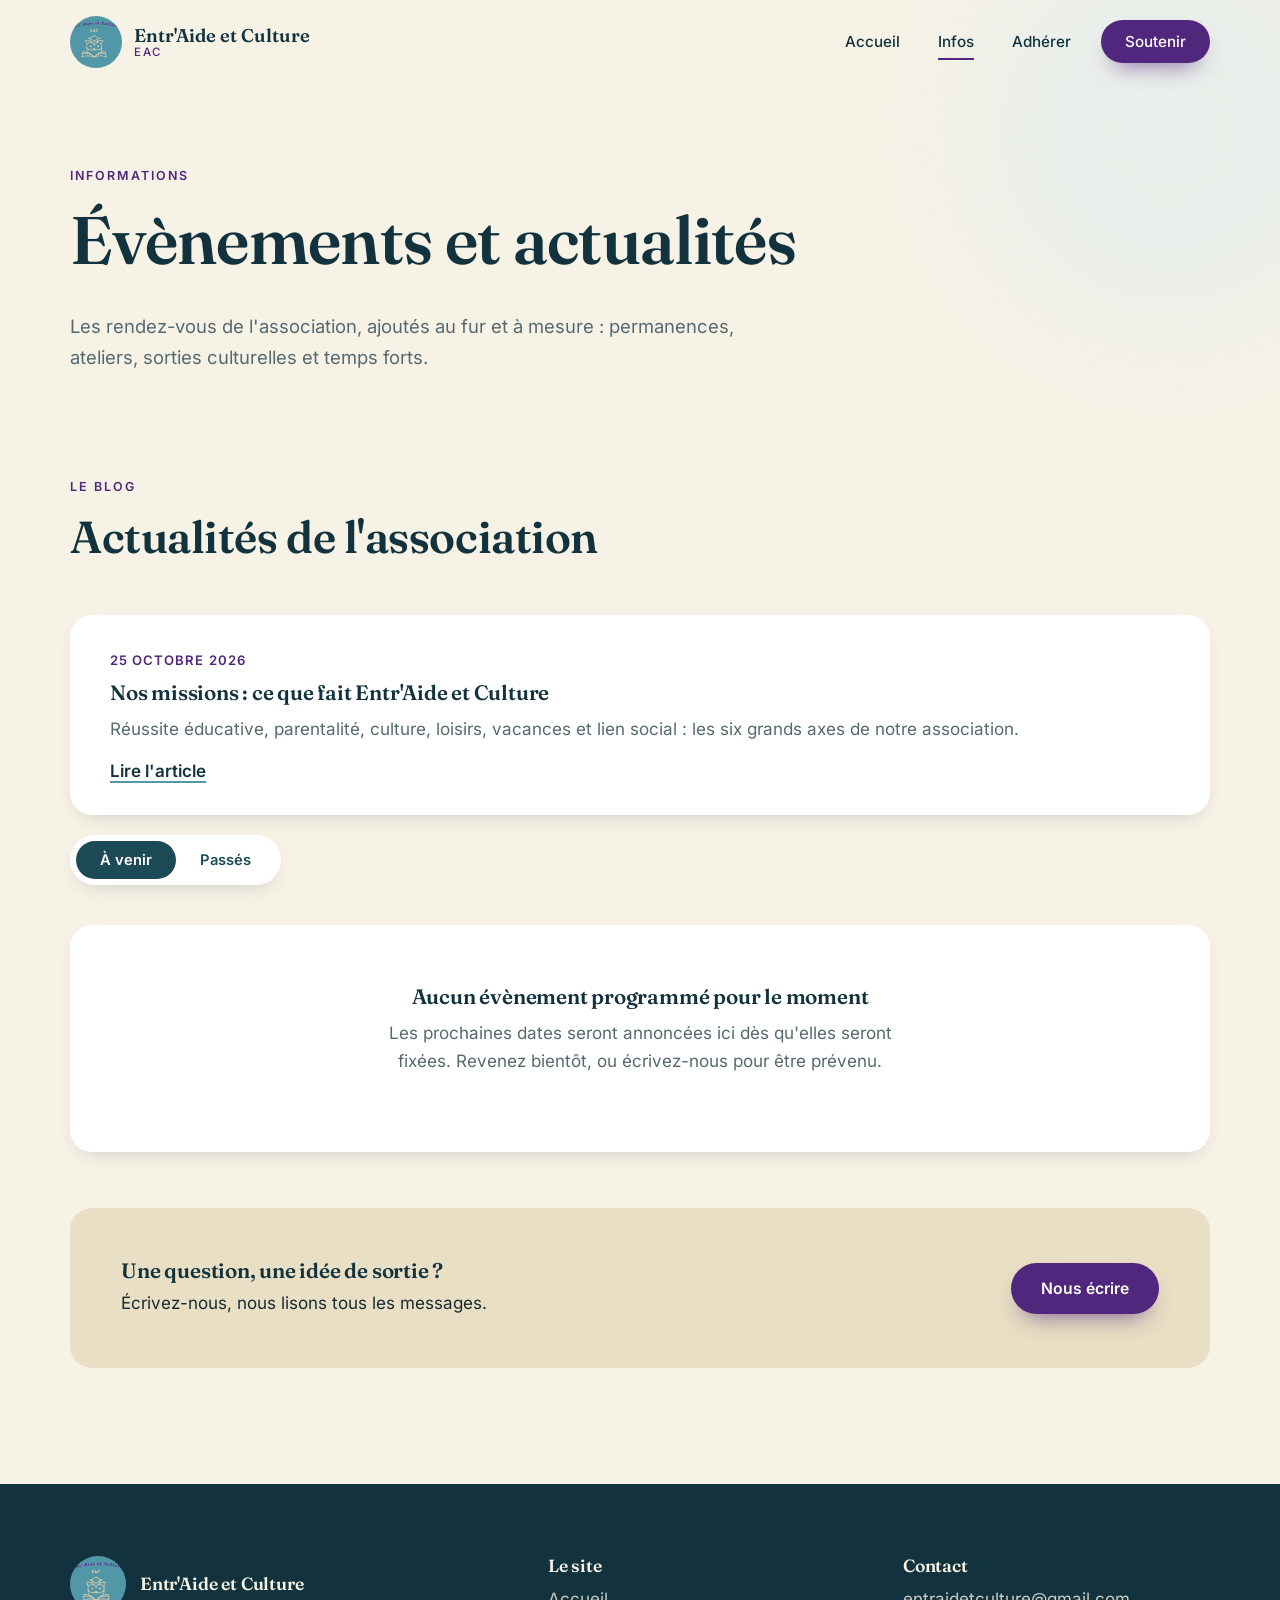
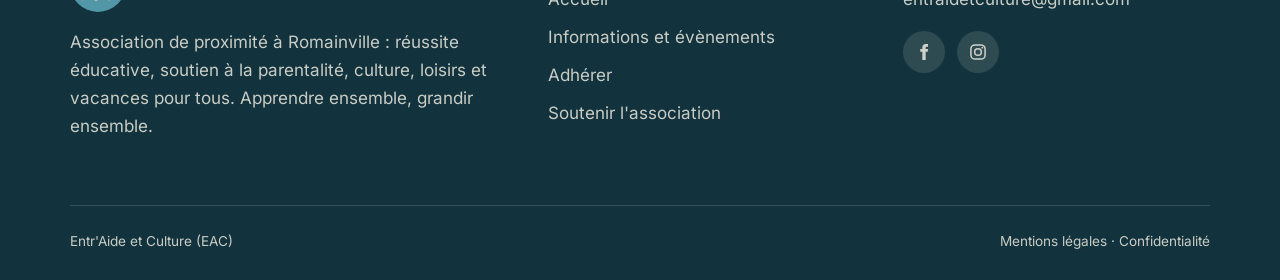
<file: evenements.html>
<!DOCTYPE html>
<html lang="fr">
<head>
<meta charset="UTF-8">
<meta name="viewport" content="width=device-width, initial-scale=1.0">
<title>Infos et évènements - Entr'Aide et Culture</title>
<meta name="description" content="Les évènements et actualités de l'association Entr'Aide et Culture.">
<link rel="icon" href="assets/favicon.png">
<link rel="stylesheet" href="css/fonts.css">
<link rel="stylesheet" href="css/style.css">
</head>
<body>
<header class="site-header">
  <div class="container nav">
    <a class="brand" href="index.html" aria-label="Entr'Aide et Culture, accueil">
      <img src="assets/logo.jpg" alt="Logo Entr'Aide et Culture" width="52" height="52">
      <span>Entr'Aide et Culture<small>EAC</small></span>
    </a>
    <button class="nav-toggle" aria-label="Ouvrir le menu" aria-expanded="false"><span></span></button>
    <ul class="nav-links"><li><a href="index.html">Accueil</a></li><li><a href="evenements.html" aria-current="page">Infos</a></li><li><a href="adhesion.html">Adhérer</a></li><li><a class="btn btn-primary" href="don.html">Soutenir</a></li></ul>
  </div>
</header>
<main>

<section class="page-hero"><div class="blob b1"></div>
  <div class="container"><span class="eyebrow">Informations</span>
  <h1>Évènements et actualités</h1>
  <p class="lead">Les rendez-vous de l'association, ajoutés au fur et à mesure : permanences, ateliers, sorties culturelles et temps forts.</p></div>
</section>
<section class="section" id="blog" style="padding-top:10px;padding-bottom:0">
  <div class="container">
    <div class="section-head reveal"><span class="eyebrow">Le blog</span><h2>Actualités de l'association</h2></div>
    <div class="posts">
      <details class="post reveal">
        <summary><time>25 octobre 2026</time><h3>Nos missions : ce que fait Entr'Aide et Culture</h3><p>Réussite éducative, parentalité, culture, loisirs, vacances et lien social : les six grands axes de notre association.</p><span class="more">Lire l'article</span></summary>
        <div class="post-body">
        <h4>1. Favoriser la réussite éducative</h4>
        <ul>
          <li>Accompagner les enfants dans leur scolarité grâce à l'aide aux devoirs.</li>
          <li>Renforcer les apprentissages fondamentaux : lecture, écriture, mathématiques.</li>
          <li>Encourager l'autonomie, la confiance en soi et le plaisir d'apprendre.</li>
          <li>Organiser des stages de révisions pendant les vacances scolaires.</li>
          <li>Contribuer à la lutte contre les inégalités scolaires.</li>
        </ul>
        <h4>2. Accompagner et soutenir la parentalité</h4>
        <ul>
          <li>Renforcer les liens entre parents et enfants.</li>
          <li>Proposer des ateliers parents-enfants : cuisine, culture, activités créatives.</li>
          <li>Favoriser les échanges d'expériences entre les familles.</li>
          <li>Accompagner les parents dans leur rôle éducatif.</li>
          <li>Créer des espaces de dialogue, d'écoute et de convivialité.</li>
        </ul>
        <h4>3. Favoriser l'accès à la culture et aux loisirs</h4>
        <ul>
          <li>Permettre aux enfants et aux familles de découvrir de nouvelles activités culturelles.</li>
          <li>Organiser des sorties au cinéma, au théâtre, dans les musées et autres lieux culturels.</li>
          <li>Proposer des ateliers artistiques et créatifs.</li>
          <li>Favoriser la découverte du patrimoine et des différentes cultures.</li>
          <li>Rendre les loisirs accessibles au plus grand nombre.</li>
        </ul>
        <h4>4. Lutter contre les inégalités sociales et favoriser l'inclusion</h4>
        <ul>
          <li>Permettre aux familles, notamment les plus modestes, d'accéder aux activités éducatives, culturelles et de loisirs.</li>
          <li>Favoriser la mixité sociale et les rencontres entre habitants.</li>
          <li>Encourager la solidarité, l'entraide et le partage.</li>
          <li>Lutter contre l'isolement social.</li>
          <li>Proposer des activités accessibles financièrement.</li>
        </ul>
        <h4>5. Favoriser l'accès aux vacances et aux activités sportives</h4>
        <ul>
          <li>Organiser des sorties familiales et des séjours parents-enfants.</li>
          <li>Permettre aux enfants de découvrir de nouveaux environnements.</li>
          <li>Encourager la pratique sportive et les activités favorisant le bien-être.</li>
          <li>Développer des partenariats avec les acteurs associatifs et sportifs locaux.</li>
        </ul>
        <h4>6. Développer le lien social et l'engagement citoyen</h4>
        <ul>
          <li>Encourager le bénévolat et l'engagement des habitants.</li>
          <li>Favoriser les échanges intergénérationnels.</li>
          <li>Organiser des manifestations conviviales et solidaires.</li>
          <li>Développer des partenariats avec les associations et les institutions locales.</li>
          <li>Promouvoir les valeurs de respect, de solidarité, de partage et de vivre-ensemble.</li>
        </ul>
        <div class="post-end">
          <h4>La mission générale d'Entr'Aide et Culture</h4>
          <p>Entr'Aide et Culture est une association de proximité qui œuvre pour l'égalité des chances, la réussite éducative, le soutien aux familles et l'accès de tous à la culture, aux loisirs et aux vacances.</p>
          <p>Elle place l'enfant et sa famille au cœur de ses actions, en favorisant l'entraide, la solidarité, l'épanouissement personnel et le vivre-ensemble.</p>
        </div>
          <button type="button" class="more less">Réduire l'article</button>
        </div>
      </details>
    </div>
  </div>
</section>
<section class="section" style="padding-top:20px">
  <div class="container">
    <div class="filters reveal" role="tablist"><button class="active" data-mode="upcoming">À venir</button><button data-mode="past">Passés</button></div>
    <div class="events" id="events" aria-live="polite"></div>
    <div class="panel reveal" style="margin-top:56px;display:flex;gap:28px;align-items:center;flex-wrap:wrap;justify-content:space-between">
      <div><h3 style="margin-bottom:6px">Une question, une idée de sortie ?</h3><p style="margin:0">Écrivez-nous, nous lisons tous les messages.</p></div>
      <a class="btn btn-primary" data-mail href="#">Nous écrire</a>
    </div>
  </div>
</section>

</main>
<footer class="site-footer">
  <div class="container">
    <div class="footer-grid">
      <div>
        <div class="footer-brand"><img src="assets/logo.jpg" alt="" width="56" height="56"><h3 style="margin:0">Entr'Aide et Culture</h3></div>
        <p>Association de proximité à Romainville : réussite éducative, soutien à la parentalité, culture, loisirs et vacances pour tous. Apprendre ensemble, grandir ensemble.</p>
      </div>
      <div><h3>Le site</h3><ul>
        <li><a href="index.html">Accueil</a></li><li><a href="evenements.html">Informations et évènements</a></li>
        <li><a href="adhesion.html">Adhérer</a></li><li><a href="don.html">Soutenir l'association</a></li></ul></div>
      <div><h3>Contact</h3><ul><li><a data-mail href="#"></a></li></ul><div class="socials" data-socials></div></div>
    </div>
    <div class="copyright"><span>Entr'Aide et Culture (EAC)</span><span><a href="mentions-legales.html">Mentions légales</a> · <a href="confidentialite.html">Confidentialité</a></span></div>
  </div>
</footer>
<script src="js/config.js"></script>
<script src="data/evenements.js"></script>
<script src="js/main.js"></script>
</body>
</html>
</file>
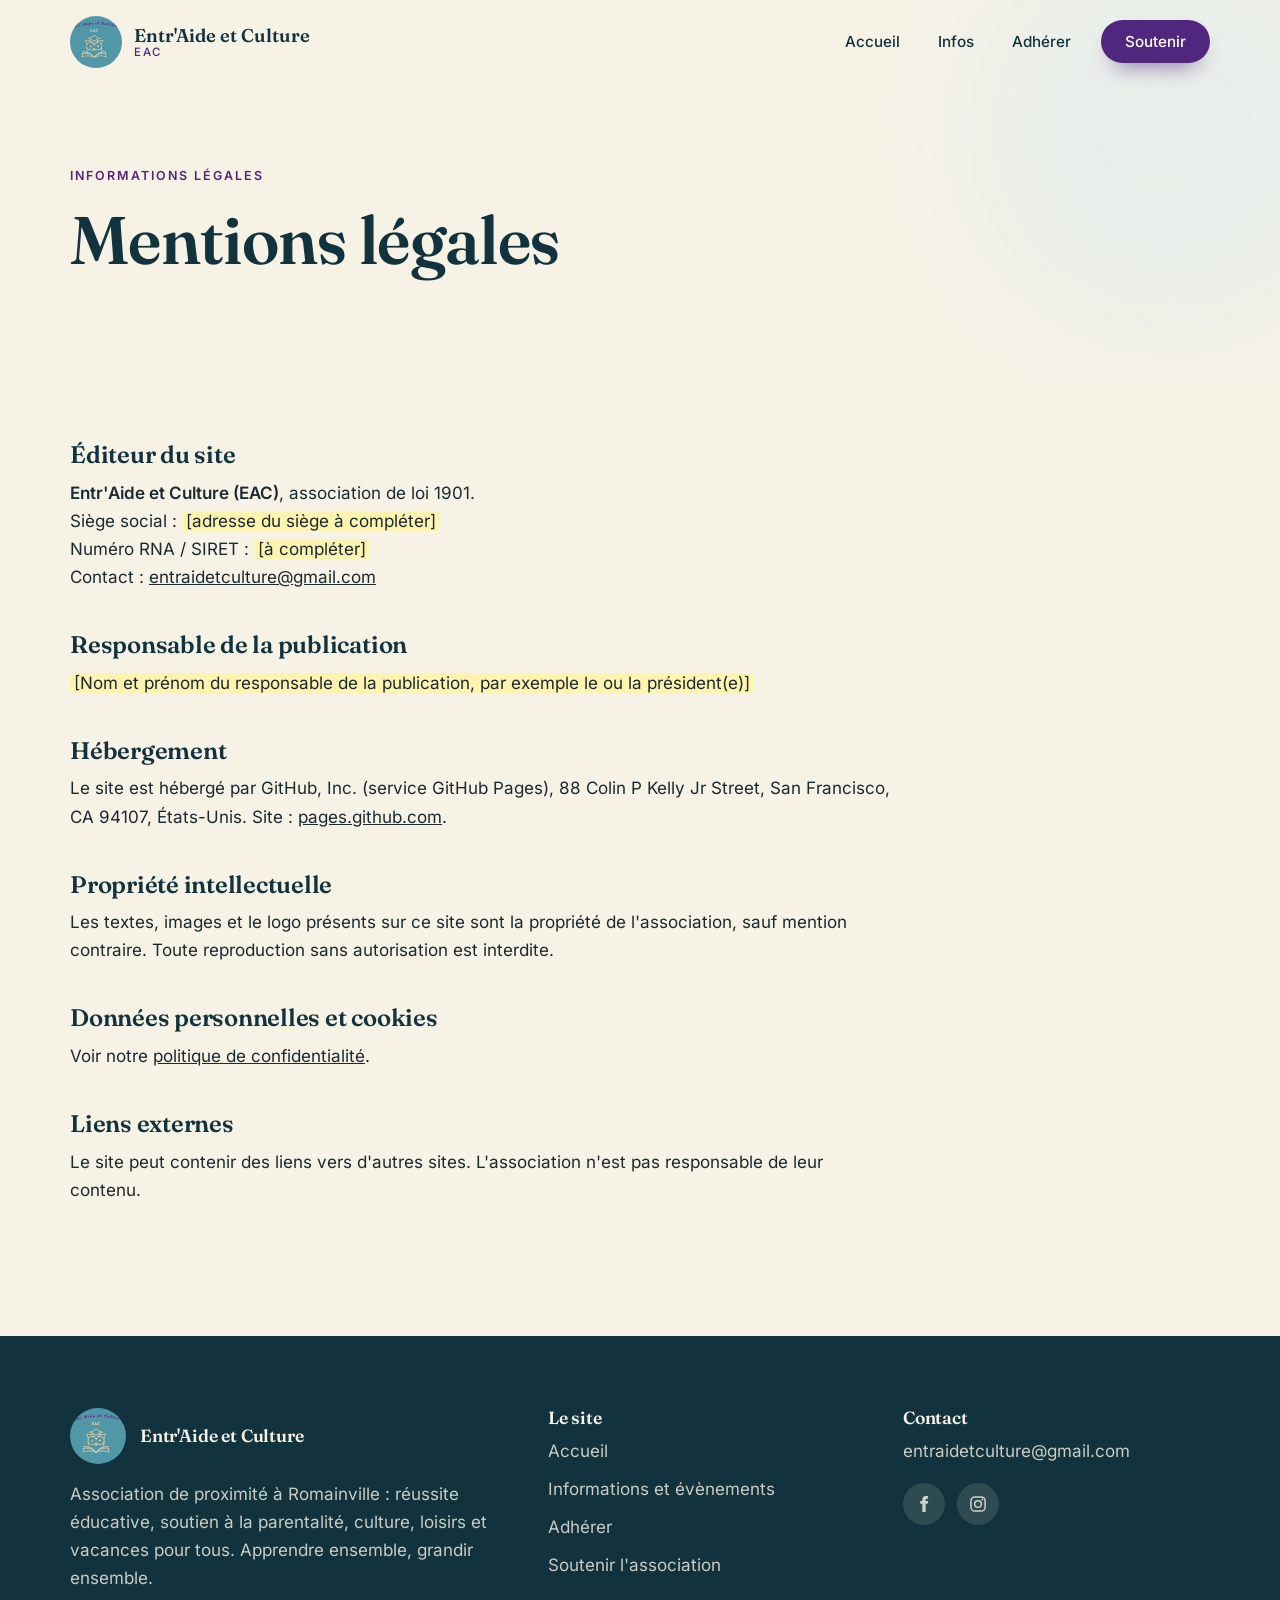
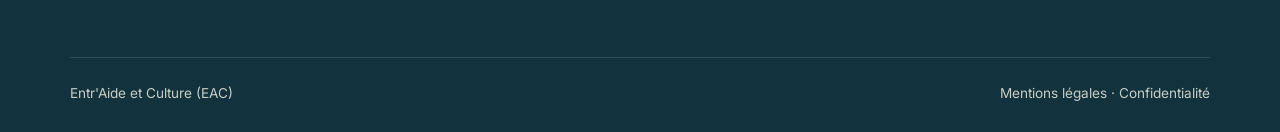
<file: mentions-legales.html>
<!DOCTYPE html>
<html lang="fr">
<head>
<meta charset="UTF-8">
<meta name="viewport" content="width=device-width, initial-scale=1.0">
<title>Mentions légales - Entr'Aide et Culture</title>
<meta name="description" content="Mentions légales du site de l'association Entr'Aide et Culture.">
<link rel="icon" href="assets/favicon.png">
<link rel="stylesheet" href="css/fonts.css">
<link rel="stylesheet" href="css/style.css">
</head>
<body>
<header class="site-header">
  <div class="container nav">
    <a class="brand" href="index.html" aria-label="Entr'Aide et Culture, accueil">
      <img src="assets/logo.jpg" alt="Logo Entr'Aide et Culture" width="52" height="52">
      <span>Entr'Aide et Culture<small>EAC</small></span>
    </a>
    <button class="nav-toggle" aria-label="Ouvrir le menu" aria-expanded="false"><span></span></button>
    <ul class="nav-links"><li><a href="index.html">Accueil</a></li><li><a href="evenements.html">Infos</a></li><li><a href="adhesion.html">Adhérer</a></li><li><a class="btn btn-primary" href="don.html">Soutenir</a></li></ul>
  </div>
</header>
<main>

<section class="page-hero"><div class="blob b1"></div>
  <div class="container"><span class="eyebrow">Informations légales</span>
  <h1>Mentions légales</h1></div>
</section>
<section class="section legal" style="padding-top:20px">
  <div class="container">
    <h2>Éditeur du site</h2>
    <p><strong>Entr'Aide et Culture (EAC)</strong>, association de loi 1901.<br>
    Siège social : <span class="todo">[adresse du siège à compléter]</span><br>
    Numéro RNA / SIRET : <span class="todo">[à compléter]</span><br>
    Contact : <a data-mail href="#"></a></p>
    <h2>Responsable de la publication</h2>
    <p><span class="todo">[Nom et prénom du responsable de la publication, par exemple le ou la président(e)]</span></p>
    <h2>Hébergement</h2>
    <p>Le site est hébergé par GitHub, Inc. (service GitHub Pages), 88 Colin P Kelly Jr Street, San Francisco, CA 94107, États-Unis. Site : <a href="https://pages.github.com" target="_blank" rel="noopener">pages.github.com</a>.</p>
    <h2>Propriété intellectuelle</h2>
    <p>Les textes, images et le logo présents sur ce site sont la propriété de l'association, sauf mention contraire. Toute reproduction sans autorisation est interdite.</p>
    <h2>Données personnelles et cookies</h2>
    <p>Voir notre <a href="confidentialite.html">politique de confidentialité</a>.</p>
    <h2>Liens externes</h2>
    <p>Le site peut contenir des liens vers d'autres sites. L'association n'est pas responsable de leur contenu.</p>
  </div>
</section>

</main>
<footer class="site-footer">
  <div class="container">
    <div class="footer-grid">
      <div>
        <div class="footer-brand"><img src="assets/logo.jpg" alt="" width="56" height="56"><h3 style="margin:0">Entr'Aide et Culture</h3></div>
        <p>Association de proximité à Romainville : réussite éducative, soutien à la parentalité, culture, loisirs et vacances pour tous. Apprendre ensemble, grandir ensemble.</p>
      </div>
      <div><h3>Le site</h3><ul>
        <li><a href="index.html">Accueil</a></li><li><a href="evenements.html">Informations et évènements</a></li>
        <li><a href="adhesion.html">Adhérer</a></li><li><a href="don.html">Soutenir l'association</a></li></ul></div>
      <div><h3>Contact</h3><ul><li><a data-mail href="#"></a></li></ul><div class="socials" data-socials></div></div>
    </div>
    <div class="copyright"><span>Entr'Aide et Culture (EAC)</span><span><a href="mentions-legales.html">Mentions légales</a> · <a href="confidentialite.html">Confidentialité</a></span></div>
  </div>
</footer>
<script src="js/config.js"></script>
<script src="data/evenements.js"></script>
<script src="js/main.js"></script>
</body>
</html>
</file>
<file: css/fonts.css>
/* Polices hébergées sur le site (latin) : aucun appel à Google. */
@font-face {
  font-family: 'Fraunces';
  font-style: italic;
  font-weight: 500;
  font-display: swap;
  src: url(../assets/fonts/fraunces-1.woff2) format('woff2');
  unicode-range: U+0000-00FF, U+0131, U+0152-0153, U+02BB-02BC, U+02C6, U+02DA, U+02DC, U+0304, U+0308, U+0329, U+2000-206F, U+20AC, U+2122, U+2191, U+2193, U+2212, U+2215, U+FEFF, U+FFFD;
}
@font-face {
  font-family: 'Fraunces';
  font-style: normal;
  font-weight: 500;
  font-display: swap;
  src: url(../assets/fonts/fraunces-2.woff2) format('woff2');
  unicode-range: U+0000-00FF, U+0131, U+0152-0153, U+02BB-02BC, U+02C6, U+02DA, U+02DC, U+0304, U+0308, U+0329, U+2000-206F, U+20AC, U+2122, U+2191, U+2193, U+2212, U+2215, U+FEFF, U+FFFD;
}
@font-face {
  font-family: 'Fraunces';
  font-style: normal;
  font-weight: 600;
  font-display: swap;
  src: url(../assets/fonts/fraunces-2.woff2) format('woff2');
  unicode-range: U+0000-00FF, U+0131, U+0152-0153, U+02BB-02BC, U+02C6, U+02DA, U+02DC, U+0304, U+0308, U+0329, U+2000-206F, U+20AC, U+2122, U+2191, U+2193, U+2212, U+2215, U+FEFF, U+FFFD;
}
@font-face {
  font-family: 'Inter';
  font-style: normal;
  font-weight: 400;
  font-display: swap;
  src: url(../assets/fonts/inter-3.woff2) format('woff2');
  unicode-range: U+0000-00FF, U+0131, U+0152-0153, U+02BB-02BC, U+02C6, U+02DA, U+02DC, U+0304, U+0308, U+0329, U+2000-206F, U+20AC, U+2122, U+2191, U+2193, U+2212, U+2215, U+FEFF, U+FFFD;
}
@font-face {
  font-family: 'Inter';
  font-style: normal;
  font-weight: 500;
  font-display: swap;
  src: url(../assets/fonts/inter-3.woff2) format('woff2');
  unicode-range: U+0000-00FF, U+0131, U+0152-0153, U+02BB-02BC, U+02C6, U+02DA, U+02DC, U+0304, U+0308, U+0329, U+2000-206F, U+20AC, U+2122, U+2191, U+2193, U+2212, U+2215, U+FEFF, U+FFFD;
}
@font-face {
  font-family: 'Inter';
  font-style: normal;
  font-weight: 600;
  font-display: swap;
  src: url(../assets/fonts/inter-3.woff2) format('woff2');
  unicode-range: U+0000-00FF, U+0131, U+0152-0153, U+02BB-02BC, U+02C6, U+02DA, U+02DC, U+0304, U+0308, U+0329, U+2000-206F, U+20AC, U+2122, U+2191, U+2193, U+2212, U+2215, U+FEFF, U+FFFD;
}
</file>
<file: css/style.css>
:root {
  --teal: #5197a8;
  --teal-deep: #1d4a57;
  --teal-dark: #12333d;
  --teal-soft: #dcecef;
  --cream: #f7f2e6;
  --sand: #e8dfc4;
  --violet: #51277e;
  --violet-soft: #ebe3f3;
  --ink: #1a2a30;
  --muted: #55696f;
  --white: #ffffff;
  --radius: 22px;
  --radius-sm: 12px;
  --shadow: 0 18px 40px -18px rgba(18, 51, 61, 0.35);
  --shadow-sm: 0 8px 22px -12px rgba(18, 51, 61, 0.3);
  --ease: cubic-bezier(0.22, 0.8, 0.28, 1);
  --serif: "Fraunces", Georgia, "Times New Roman", serif;
  --sans: "Inter", system-ui, -apple-system, "Segoe UI", Roboto, sans-serif;
}

*, *::before, *::after { box-sizing: border-box; }
html { scroll-behavior: smooth; overflow-x: clip; }
body {
  margin: 0;
  font-family: var(--sans);
  color: var(--ink);
  background: var(--cream);
  line-height: 1.65;
  font-size: 17px;
  -webkit-font-smoothing: antialiased;
  overflow-x: hidden;
  animation: pageIn 0.7s var(--ease) both;
}
body.leaving { animation: pageOut 0.28s ease forwards; }
@keyframes pageIn { from { opacity: 0; transform: translateY(10px); } to { opacity: 1; transform: none; } }
@keyframes pageOut { to { opacity: 0; transform: translateY(-6px); } }

img { max-width: 100%; display: block; }
a { color: inherit; }
h1, h2, h3 { font-family: var(--serif); font-weight: 600; line-height: 1.15; margin: 0 0 0.5em; color: var(--teal-dark); letter-spacing: -0.01em; }
h1 { font-size: clamp(2.4rem, 5.6vw, 4.2rem); }
h2 { font-size: clamp(1.9rem, 3.6vw, 2.8rem); }
h3 { font-size: 1.3rem; }
p { margin: 0 0 1em; }
.container { width: min(1140px, 92%); margin-inline: auto; }
.section { padding: clamp(64px, 9vw, 120px) 0; position: relative; }
.eyebrow {
  display: inline-block;
  font-size: 0.78rem;
  letter-spacing: 0.16em;
  text-transform: uppercase;
  font-weight: 600;
  color: var(--violet);
  margin-bottom: 14px;
}
.lead { font-size: 1.15rem; color: var(--muted); max-width: 60ch; }
.center { text-align: center; }
.center .lead { margin-inline: auto; }
.section-head { margin-bottom: 52px; }

/* Header */
.site-header {
  position: fixed; inset: 0 0 auto 0; z-index: 50;
  padding: 16px 0;
  transition: background 0.35s ease, padding 0.35s ease, box-shadow 0.35s ease;
}
.site-header::before {
  content: ""; position: absolute; inset: 0; z-index: -1; opacity: 0;
  background: rgba(247, 242, 230, 0.92); backdrop-filter: blur(10px);
  transition: opacity 0.35s ease;
}
.site-header.scrolled::before { opacity: 1; }
.site-header.scrolled {
  padding: 8px 0;
  box-shadow: 0 6px 24px -16px rgba(18, 51, 61, 0.5);
}
.nav { display: flex; align-items: center; justify-content: space-between; gap: 24px; }
.brand { display: flex; align-items: center; gap: 12px; text-decoration: none; }
.brand img { width: 52px; height: 52px; border-radius: 50%; object-fit: cover; transition: transform 0.5s var(--ease); }
.brand:hover img { transform: rotate(-8deg) scale(1.06); }
.brand span { font-family: var(--serif); font-weight: 600; font-size: 1.15rem; color: var(--teal-dark); line-height: 1.1; }
.brand small { display: block; font-family: var(--sans); font-weight: 500; font-size: 0.72rem; letter-spacing: 0.14em; color: var(--violet); }
.nav-links { display: flex; align-items: center; gap: 6px; list-style: none; margin: 0; padding: 0; }
.nav-links a {
  position: relative; display: block; text-decoration: none; padding: 10px 16px;
  font-weight: 500; font-size: 0.95rem; color: var(--teal-dark); border-radius: 999px;
}
.nav-links a:not(.btn)::after {
  content: ""; position: absolute; left: 16px; right: 16px; bottom: 5px; height: 2px;
  background: var(--violet); transform: scaleX(0); transform-origin: left; transition: transform 0.35s var(--ease);
}
.nav-links a:not(.btn):hover::after, .nav-links a[aria-current="page"]::after { transform: scaleX(1); }
.nav-toggle { display: none; background: none; border: 0; width: 44px; height: 44px; cursor: pointer; position: relative; }
.nav-toggle span, .nav-toggle span::before, .nav-toggle span::after {
  position: absolute; left: 10px; width: 24px; height: 2px; background: var(--teal-dark); border-radius: 2px; transition: transform 0.3s var(--ease), opacity 0.2s;
}
.nav-toggle span { top: 21px; }
.nav-toggle span::before { content: ""; left: 0; top: -7px; }
.nav-toggle span::after { content: ""; left: 0; top: 7px; }
.nav-open .nav-toggle span { background: transparent; }
.nav-open .nav-toggle span::before { transform: translateY(7px) rotate(45deg); }
.nav-open .nav-toggle span::after { transform: translateY(-7px) rotate(-45deg); }

/* Buttons */
.btn {
  display: inline-flex; align-items: center; justify-content: center; gap: 10px;
  font: 600 0.98rem var(--sans); text-decoration: none; cursor: pointer;
  padding: 14px 28px; border-radius: 999px; border: 2px solid transparent;
  position: relative; overflow: hidden; isolation: isolate;
  transition: transform 0.3s var(--ease), box-shadow 0.3s var(--ease), color 0.3s, background 0.3s, border-color 0.3s;
}
.btn::before {
  content: ""; position: absolute; inset: 0; z-index: -1;
  background: linear-gradient(110deg, transparent 30%, rgba(255,255,255,0.35) 50%, transparent 70%);
  transform: translateX(-120%); transition: transform 0.7s var(--ease);
}
.btn:hover::before { transform: translateX(120%); }
.btn:hover { transform: translateY(-3px); }
.btn:active { transform: translateY(-1px); }
.btn-primary { background: var(--violet); color: var(--white); box-shadow: 0 12px 24px -12px rgba(81, 39, 126, 0.8); }
.btn-primary:hover { box-shadow: 0 18px 28px -12px rgba(81, 39, 126, 0.8); }
.btn-ghost { border-color: var(--teal-deep); color: var(--teal-deep); background: transparent; }
.btn-ghost:hover { background: var(--teal-deep); color: var(--white); }
.btn-light { background: var(--cream); color: var(--teal-dark); }
.btn svg { width: 18px; height: 18px; transition: transform 0.3s var(--ease); }
.btn:hover svg { transform: translateX(4px); }
.nav-links .btn { padding: 10px 22px; margin-left: 8px; color: var(--white); }

/* Hero */
.hero { padding: 150px 0 90px; position: relative; overflow: hidden; }
.hero-grid { display: grid; grid-template-columns: 1.15fr 0.85fr; gap: 56px; align-items: center; }
.hero h1 em { font-style: italic; color: var(--violet); }
.hero .lead { margin-bottom: 32px; }
.hero-actions { display: flex; flex-wrap: wrap; gap: 14px; }
.hero-visual { position: relative; aspect-ratio: 1; display: grid; place-items: center; }
.hero-visual .ring {
  position: absolute; inset: 4%; border-radius: 50%;
  background: var(--teal); box-shadow: var(--shadow);
  animation: breathe 7s ease-in-out infinite;
}
.hero-visual .ring.two { inset: -3%; border-radius: 50%; background: none; border: 2px dashed rgba(29, 74, 87, 0.35); box-shadow: none; animation: spin 40s linear infinite; }
.hero-visual img { position: relative; width: 70%; height: auto; clip-path: circle(60%); animation: float 6s ease-in-out infinite; }
.chip {
  position: absolute; background: var(--white); border-radius: 999px; padding: 10px 18px;
  font-weight: 600; font-size: 0.88rem; color: var(--teal-dark); box-shadow: var(--shadow-sm);
}
.chip.c1 { top: 8%; left: -4%; animation: float 5s ease-in-out infinite; }
.chip.c2 { bottom: 14%; right: -6%; animation: float 6.5s ease-in-out -2s infinite; }
.chip.c3 { bottom: 2%; left: 6%; animation: float 5.5s ease-in-out -1s infinite; }
@keyframes float { 0%, 100% { transform: translateY(0); } 50% { transform: translateY(-14px); } }
@keyframes breathe { 0%, 100% { transform: scale(1); } 50% { transform: scale(1.03); } }
@keyframes spin { to { transform: rotate(360deg); } }
.blob { position: absolute; border-radius: 50%; filter: blur(60px); opacity: 0.5; z-index: -1; animation: drift 18s ease-in-out infinite alternate; }
.blob.b1 { width: 420px; height: 420px; background: var(--teal-soft); top: -80px; right: -100px; }
.blob.b2 { width: 320px; height: 320px; background: var(--violet-soft); bottom: -60px; left: -80px; animation-duration: 22s; }
@keyframes drift { to { transform: translate(40px, 30px) scale(1.12); } }

/* Marquee */
.marquee { background: var(--teal-deep); color: var(--cream); overflow: hidden; padding: 20px 0; }
.marquee-track { display: flex; width: max-content; animation: scroll 38s linear infinite; }
.marquee:hover .marquee-track { animation-play-state: paused; }
.marquee-track span { font-family: var(--serif); font-size: 1.5rem; font-style: italic; padding: 0 28px; white-space: nowrap; }
.marquee-track i { align-self: center; width: 7px; height: 7px; border-radius: 50%; background: var(--teal); }
@keyframes scroll { to { transform: translateX(var(--shift, -50%)); } }

/* Cards */
.grid { display: grid; gap: 26px; }
.grid-2 { grid-template-columns: repeat(2, 1fr); }
.grid-3 { grid-template-columns: repeat(3, 1fr); }
.grid-4 { grid-template-columns: repeat(4, 1fr); }
.card {
  background: var(--white); border-radius: var(--radius); padding: 34px 30px;
  box-shadow: var(--shadow-sm);
  transition: transform 0.45s var(--ease), box-shadow 0.45s var(--ease);
}
.card:hover { transform: translateY(-8px); box-shadow: var(--shadow); }
.card p:last-child { margin-bottom: 0; }
.card p { color: var(--muted); }
.icon {
  width: 56px; height: 56px; border-radius: 16px; display: grid; place-items: center;
  background: var(--teal-soft); color: var(--teal-deep); margin-bottom: 22px;
  transition: transform 0.5s var(--ease), background 0.4s, color 0.4s;
}
.icon svg { width: 28px; height: 28px; }
.card:hover .icon { transform: rotate(-8deg) scale(1.08); background: var(--violet); color: var(--white); }
.level-card .range { font-family: var(--serif); font-size: 2.6rem; color: var(--violet); line-height: 1; margin-bottom: 8px; }
.tags { display: flex; flex-wrap: wrap; gap: 8px; margin-top: 18px; }
.tags span { background: var(--cream); padding: 5px 14px; border-radius: 999px; font-size: 0.85rem; color: var(--teal-deep); font-weight: 500; }

/* Dark band with numbers */
.band { background: var(--teal-dark); color: var(--cream); }
.band h2, .band h3 { color: var(--cream); }
.band .eyebrow { color: var(--sand); }
.band .lead { color: rgba(247, 242, 230, 0.75); }
.stats { display: grid; grid-template-columns: repeat(3, 1fr); gap: 20px; text-align: center; }
.stat strong { display: block; font-family: var(--serif); font-size: clamp(2.6rem, 5vw, 4rem); font-weight: 600; color: var(--white); line-height: 1; }
.stat span { color: var(--sand); font-size: 0.95rem; }
.stat { padding: 10px; }

/* Steps */
.steps { counter-reset: step; display: grid; grid-template-columns: repeat(3, 1fr); gap: 26px; position: relative; }
.step { position: relative; padding-top: 10px; }
.step::before {
  counter-increment: step; content: counter(step);
  display: grid; place-items: center; width: 64px; height: 64px; border-radius: 50%;
  background: var(--violet); color: var(--white); font-family: var(--serif); font-size: 1.6rem; margin-bottom: 20px;
  box-shadow: 0 0 0 8px var(--violet-soft);
  transition: transform 0.5s var(--ease);
}
.step:hover::before { transform: scale(1.1) rotate(-6deg); }
.step p { color: var(--muted); }

/* Split */
.split { display: grid; grid-template-columns: 1fr 1fr; gap: 64px; align-items: center; }
.panel { background: var(--sand); border-radius: var(--radius); padding: clamp(28px, 4vw, 52px); position: relative; overflow: hidden; }
.checklist { list-style: none; margin: 0; padding: 0; }
.checklist li { position: relative; padding: 12px 0 12px 38px; border-bottom: 1px solid rgba(29, 74, 87, 0.15); }
.checklist li:last-child { border-bottom: 0; }
.checklist li::before {
  content: ""; position: absolute; left: 0; top: 17px; width: 22px; height: 22px; border-radius: 50%;
  background: var(--teal-deep) url("data:image/svg+xml,%3Csvg xmlns='http://www.w3.org/2000/svg' viewBox='0 0 24 24' fill='none' stroke='%23f7f2e6' stroke-width='3' stroke-linecap='round' stroke-linejoin='round'%3E%3Cpath d='M5 12.5l4.5 4.5L19 7.5'/%3E%3C/svg%3E") center / 14px no-repeat;
}

/* FAQ */
.faq { max-width: 820px; margin-inline: auto; }
.faq details { background: var(--white); border-radius: var(--radius-sm); margin-bottom: 14px; box-shadow: var(--shadow-sm); overflow: hidden; }
.faq summary {
  list-style: none; cursor: pointer; padding: 22px 28px; font-weight: 600; color: var(--teal-dark);
  display: flex; justify-content: space-between; align-items: center; gap: 20px;
}
.faq summary::-webkit-details-marker { display: none; }
.faq summary::after {
  content: ""; flex: none; width: 12px; height: 12px;
  border-right: 2px solid var(--violet); border-bottom: 2px solid var(--violet);
  transform: rotate(45deg); transition: transform 0.4s var(--ease);
}
.faq details[open] summary::after { transform: rotate(-135deg); }
.faq .answer { padding: 0 28px 24px; color: var(--muted); animation: reveal 0.5s var(--ease); }
@keyframes reveal { from { opacity: 0; transform: translateY(-8px); } to { opacity: 1; transform: none; } }

/* CTA */
.cta { text-align: center; }
.cta-box {
  background: var(--teal); color: var(--white); border-radius: 32px; padding: clamp(40px, 7vw, 84px) 24px;
  position: relative; overflow: hidden;
}
.cta-box::before, .cta-box::after { content: ""; position: absolute; border-radius: 50%; background: rgba(255,255,255,0.1); animation: drift 14s ease-in-out infinite alternate; }
.cta-box::before { width: 320px; height: 320px; top: -140px; left: -90px; }
.cta-box::after { width: 240px; height: 240px; bottom: -110px; right: -60px; animation-duration: 18s; }
.cta-box > * { position: relative; }
.cta-box h2 { color: var(--white); }
.cta-box p { max-width: 54ch; margin-inline: auto; color: rgba(255,255,255,0.9); }
.cta-actions { display: flex; flex-wrap: wrap; gap: 14px; justify-content: center; margin-top: 28px; }

/* Page hero */
.page-hero { padding: 160px 0 70px; position: relative; overflow: hidden; }
.page-hero .lead { margin-top: 12px; }

/* Events */
.filters { display: inline-flex; background: var(--white); padding: 6px; border-radius: 999px; box-shadow: var(--shadow-sm); margin-bottom: 40px; }
.filters button {
  font: 600 0.92rem var(--sans); border: 0; background: none; padding: 10px 24px; border-radius: 999px; cursor: pointer; color: var(--teal-deep);
  transition: background 0.3s, color 0.3s;
}
.filters button.active { background: var(--teal-deep); color: var(--white); }
.events { display: grid; gap: 22px; }
.event {
  display: grid; grid-template-columns: 110px 1fr auto; gap: 28px; align-items: center;
  background: var(--white); border-radius: var(--radius); padding: 26px 32px; box-shadow: var(--shadow-sm);
  transition: transform 0.45s var(--ease), box-shadow 0.45s var(--ease);
}
.event:hover { transform: translateX(8px); box-shadow: var(--shadow); }
.event-date { text-align: center; background: var(--cream); border-radius: 16px; padding: 14px 8px; }
.event-date b { display: block; font-family: var(--serif); font-size: 2.3rem; line-height: 1; color: var(--violet); }
.event-date span { font-size: 0.8rem; text-transform: uppercase; letter-spacing: 0.12em; color: var(--teal-deep); font-weight: 600; }
.event h3 { margin-bottom: 6px; }
.event p { margin: 0; color: var(--muted); }
.event .meta { display: flex; flex-wrap: wrap; gap: 8px 18px; font-size: 0.9rem; color: var(--teal-deep); font-weight: 500; margin-top: 10px; }
.badge { display: inline-block; padding: 6px 14px; border-radius: 999px; font-size: 0.8rem; font-weight: 600; background: var(--teal-soft); color: var(--teal-deep); }
.event.past { opacity: 0.7; }
.event.past .badge { background: var(--sand); }
.empty { text-align: center; background: var(--white); border-radius: var(--radius); padding: 60px 24px; box-shadow: var(--shadow-sm); }
.empty .icon { margin-inline: auto; }
.empty p { color: var(--muted); max-width: 46ch; margin-inline: auto; }

/* Forms */
.form-card { background: var(--white); border-radius: var(--radius); padding: clamp(28px, 4vw, 48px); box-shadow: var(--shadow); }
.form-grid { display: grid; grid-template-columns: 1fr 1fr; gap: 20px; }
.field { display: flex; flex-direction: column; gap: 8px; }
.field.full { grid-column: 1 / -1; }
.field[hidden] { display: none; }
.map-frame { border-radius: var(--radius); overflow: hidden; min-height: 360px; box-shadow: var(--shadow-sm); }
.map-frame iframe { width: 100%; height: 100%; min-height: 360px; border: 0; display: block; }
.enfant-row { display: grid; grid-template-columns: 1fr 1fr auto; gap: 10px; margin-bottom: 10px; align-items: center; }
.enfant-row input { width: 100%; }
.enfant-row .rm { border: 0; background: transparent; font-size: 1.6rem; line-height: 1; cursor: pointer; color: var(--teal-dark); padding: 0 8px; }
.enfant-row .rm[hidden] { display: none; }
@media (max-width: 600px) { .enfant-row { grid-template-columns: 1fr auto; } .enfant-row input:first-child { grid-column: 1 / -1; } }
.field label, .legend { font-weight: 600; font-size: 0.9rem; color: var(--teal-dark); }
.field input, .field select, .field textarea {
  font: inherit; padding: 14px 16px; border-radius: var(--radius-sm); border: 2px solid var(--sand); background: var(--cream); color: var(--ink);
  transition: border-color 0.3s, box-shadow 0.3s, background 0.3s;
}
.field input:focus, .field select:focus, .field textarea:focus { outline: none; border-color: var(--teal); background: var(--white); box-shadow: 0 0 0 5px rgba(81, 151, 168, 0.2); }
.field textarea { min-height: 120px; resize: vertical; }
.check { display: flex; gap: 12px; align-items: flex-start; font-size: 0.92rem; color: var(--muted); }
.check input { margin-top: 5px; accent-color: var(--violet); width: 18px; height: 18px; }
.notice { margin-top: 18px; padding: 16px 20px; border-radius: var(--radius-sm); background: var(--teal-soft); color: var(--teal-dark); font-size: 0.95rem; display: none; animation: reveal 0.5s var(--ease); }
.notice.show { display: block; }

/* Plans */
.plan .icon { margin-inline: auto; }
.plan { text-align: center; cursor: pointer; border: 2px solid transparent; }
.plan .price { font-family: var(--serif); font-size: 3rem; color: var(--violet); line-height: 1; margin: 14px 0 4px; }
.plan .price small { font-size: 1rem; color: var(--muted); font-family: var(--sans); }
.plan.selected { border-color: var(--violet); transform: translateY(-8px); box-shadow: var(--shadow); }

/* Donation */
.amounts { display: grid; grid-template-columns: repeat(4, 1fr); gap: 12px; margin: 14px 0 22px; }
.amount {
  font: 600 1.25rem var(--serif); padding: 18px 10px; border-radius: var(--radius-sm); border: 2px solid var(--sand); background: var(--cream);
  color: var(--teal-dark); cursor: pointer; transition: transform 0.3s var(--ease), background 0.3s, color 0.3s, border-color 0.3s;
}
.amount:hover { transform: translateY(-4px); border-color: var(--teal); }
.amount.active { background: var(--violet); border-color: var(--violet); color: var(--white); transform: translateY(-4px); }
.toggle { display: inline-flex; background: var(--cream); padding: 5px; border-radius: 999px; margin: 8px 0 20px; }
.toggle button { font: 600 0.9rem var(--sans); border: 0; background: none; padding: 9px 22px; border-radius: 999px; cursor: pointer; color: var(--teal-deep); transition: background 0.3s, color 0.3s; }
.toggle button.active { background: var(--teal-deep); color: var(--white); }
.total { display: flex; justify-content: space-between; align-items: baseline; padding: 18px 0; border-top: 1px solid var(--sand); margin-top: 8px; }
.total b { font-family: var(--serif); font-size: 2.2rem; color: var(--violet); }
.progress { height: 12px; background: var(--sand); border-radius: 999px; overflow: hidden; margin-top: 14px; }
.progress i { display: block; height: 100%; width: 0; background: linear-gradient(90deg, var(--teal), var(--violet)); border-radius: 999px; transition: width 1.6s var(--ease); }

/* Footer */
.site-footer { background: var(--teal-dark); color: rgba(247, 242, 230, 0.8); padding: 72px 0 28px; }
.footer-grid { display: grid; grid-template-columns: 1.4fr 1fr 1fr; gap: 48px; }
.site-footer h3 { color: var(--cream); font-size: 1.1rem; }
.site-footer ul { list-style: none; padding: 0; margin: 0; }
.site-footer li { margin-bottom: 10px; }
.site-footer a { text-decoration: none; transition: color 0.3s, padding 0.3s; }
.socials { display: flex; gap: 12px; margin-top: 18px; }
.socials a { width: 42px; height: 42px; border-radius: 50%; display: grid; place-items: center; background: rgba(247, 242, 230, 0.12); }
.socials a:hover { background: var(--violet); padding-left: 0; }
.socials svg { width: 20px; height: 20px; }
.site-footer a:hover { color: var(--white); padding-left: 4px; }
.footer-brand { display: flex; align-items: center; gap: 14px; margin-bottom: 16px; }
.footer-brand img { width: 56px; border-radius: 50%; }
.copyright { border-top: 1px solid rgba(247, 242, 230, 0.15); margin-top: 48px; padding-top: 24px; font-size: 0.85rem; display: flex; justify-content: space-between; flex-wrap: wrap; gap: 8px; }

/* Reveal on scroll */
.reveal { opacity: 0; transform: translateY(34px); transition: opacity 0.9s var(--ease), transform 0.9s var(--ease); transition-delay: var(--d, 0s); }
.reveal.left { transform: translateX(-40px); }
.reveal.right { transform: translateX(40px); }
.reveal.in { opacity: 1; transform: none; }

/* Hero entrance */
.hero .eyebrow, .hero h1, .hero .lead, .hero-actions, .page-hero > .container > * { animation: rise 0.9s var(--ease) both; }
.hero h1, .page-hero h1 { animation-delay: 0.1s; }
.hero .lead, .page-hero .lead { animation-delay: 0.22s; }
.hero-actions { animation-delay: 0.34s; }
@keyframes rise { from { opacity: 0; transform: translateY(28px); } to { opacity: 1; transform: none; } }

/* Responsive */
@media (max-width: 960px) {
  .hero-grid, .split { grid-template-columns: 1fr; gap: 44px; }
  .hero { padding-top: 130px; }
  .hero-visual { max-width: 380px; margin-inline: auto; width: 100%; }
  .grid-3, .steps { grid-template-columns: 1fr; }
  .grid-4 { grid-template-columns: repeat(2, 1fr); }
  .footer-grid { grid-template-columns: 1fr; gap: 32px; }
  .nav-toggle { display: block; }
  .nav-links {
    position: fixed; inset: 0 0 0 auto; width: min(320px, 86vw); background: var(--cream);
    flex-direction: column; align-items: stretch; padding: 100px 24px 24px; gap: 4px;
    transform: translateX(100%); visibility: hidden; transition: transform 0.45s var(--ease), visibility 0.45s; box-shadow: -20px 0 50px -20px rgba(18, 51, 61, 0.4);
  }
  .nav-open .nav-links { transform: none; visibility: visible; }
  .nav-toggle { z-index: 60; }
  .nav-links a { font-size: 1.1rem; padding: 14px 16px; }
  .nav-links .btn { margin: 12px 0 0; text-align: center; }
}
@media (max-width: 640px) {
  body { font-size: 16px; }
  .grid-2, .form-grid { grid-template-columns: 1fr; }
  .event { grid-template-columns: 1fr; gap: 16px; padding: 22px; }
  .event-date { display: flex; gap: 10px; align-items: baseline; justify-content: flex-start; padding: 10px 16px; width: fit-content; }
  .event-date b { font-size: 1.6rem; }
  .chip.c1 { left: 0; } .chip.c2 { right: 0; }
}
@media (prefers-reduced-motion: reduce) {
  *, *::before, *::after { animation: none !important; transition: none !important; }
  .reveal { opacity: 1; transform: none; }
  html { scroll-behavior: auto; }
}
[hidden] { display: none !important; }

/* Blog */
.posts { display: grid; gap: 22px; }
.post { background: var(--white); border-radius: var(--radius); box-shadow: var(--shadow-sm); overflow: hidden; }
.post summary { list-style: none; cursor: pointer; padding: 30px clamp(22px, 4vw, 40px); }
.post summary::-webkit-details-marker { display: none; }
.post time { font-size: 0.82rem; font-weight: 600; letter-spacing: 0.08em; text-transform: uppercase; color: var(--violet); }
.post h3 { margin: 8px 0 10px; }
.post summary p { margin: 0 0 14px; color: var(--muted); }
.post .more { font-weight: 600; color: var(--teal-dark); border-bottom: 2px solid var(--teal); }
.post[open] .more { display: none; }
.post-body { padding: 0 clamp(22px, 4vw, 40px) 34px; max-width: 78ch; }
.post-body h4 { font-family: var(--serif); font-size: 1.2rem; color: var(--teal-dark); margin: 28px 0 10px; }
.post-body ul { margin: 0; padding-left: 20px; }
.post-body li { margin-bottom: 6px; }
.post-end { margin-top: 32px; padding: 24px 26px; background: var(--sand); border-radius: var(--radius-sm); }
.post-end h4 { margin-top: 0; }
.post-end p:last-child { margin-bottom: 0; }
.post .less { display: block; margin-top: 26px; background: none; border: 0; border-bottom: 2px solid var(--teal); padding: 0 0 2px; font: inherit; cursor: pointer; }
.post[open] .less { display: inline-block; }
.map-consent { height: 100%; min-height: 360px; background: var(--sand); padding: 32px; display: flex; flex-direction: column; justify-content: center; align-items: flex-start; gap: 6px; }
.map-consent p { margin: 0 0 8px; }
.legal h2 { font-size: 1.5rem; margin: 40px 0 10px; }
.legal p, .legal li { max-width: 75ch; }
.legal ul { padding-left: 20px; }
.todo { background: #fff3b0; padding: 0 4px; border-radius: 4px; }
.bank { margin: 22px 0 0; }
.bank > div { padding: 14px 0; border-top: 1px solid rgba(29, 74, 87, 0.15); }
.bank dt { font-size: 0.8rem; font-weight: 600; letter-spacing: 0.08em; text-transform: uppercase; color: var(--violet); }
.bank dd { margin: 4px 0 0; font-size: 1.1rem; word-break: break-all; display: flex; gap: 12px; align-items: center; justify-content: space-between; }
.bank .copy { font: 600 0.8rem var(--sans); background: var(--cream); border: 1px solid var(--teal); color: var(--teal-dark); border-radius: 999px; padding: 6px 14px; cursor: pointer; flex: none; }
</file>
